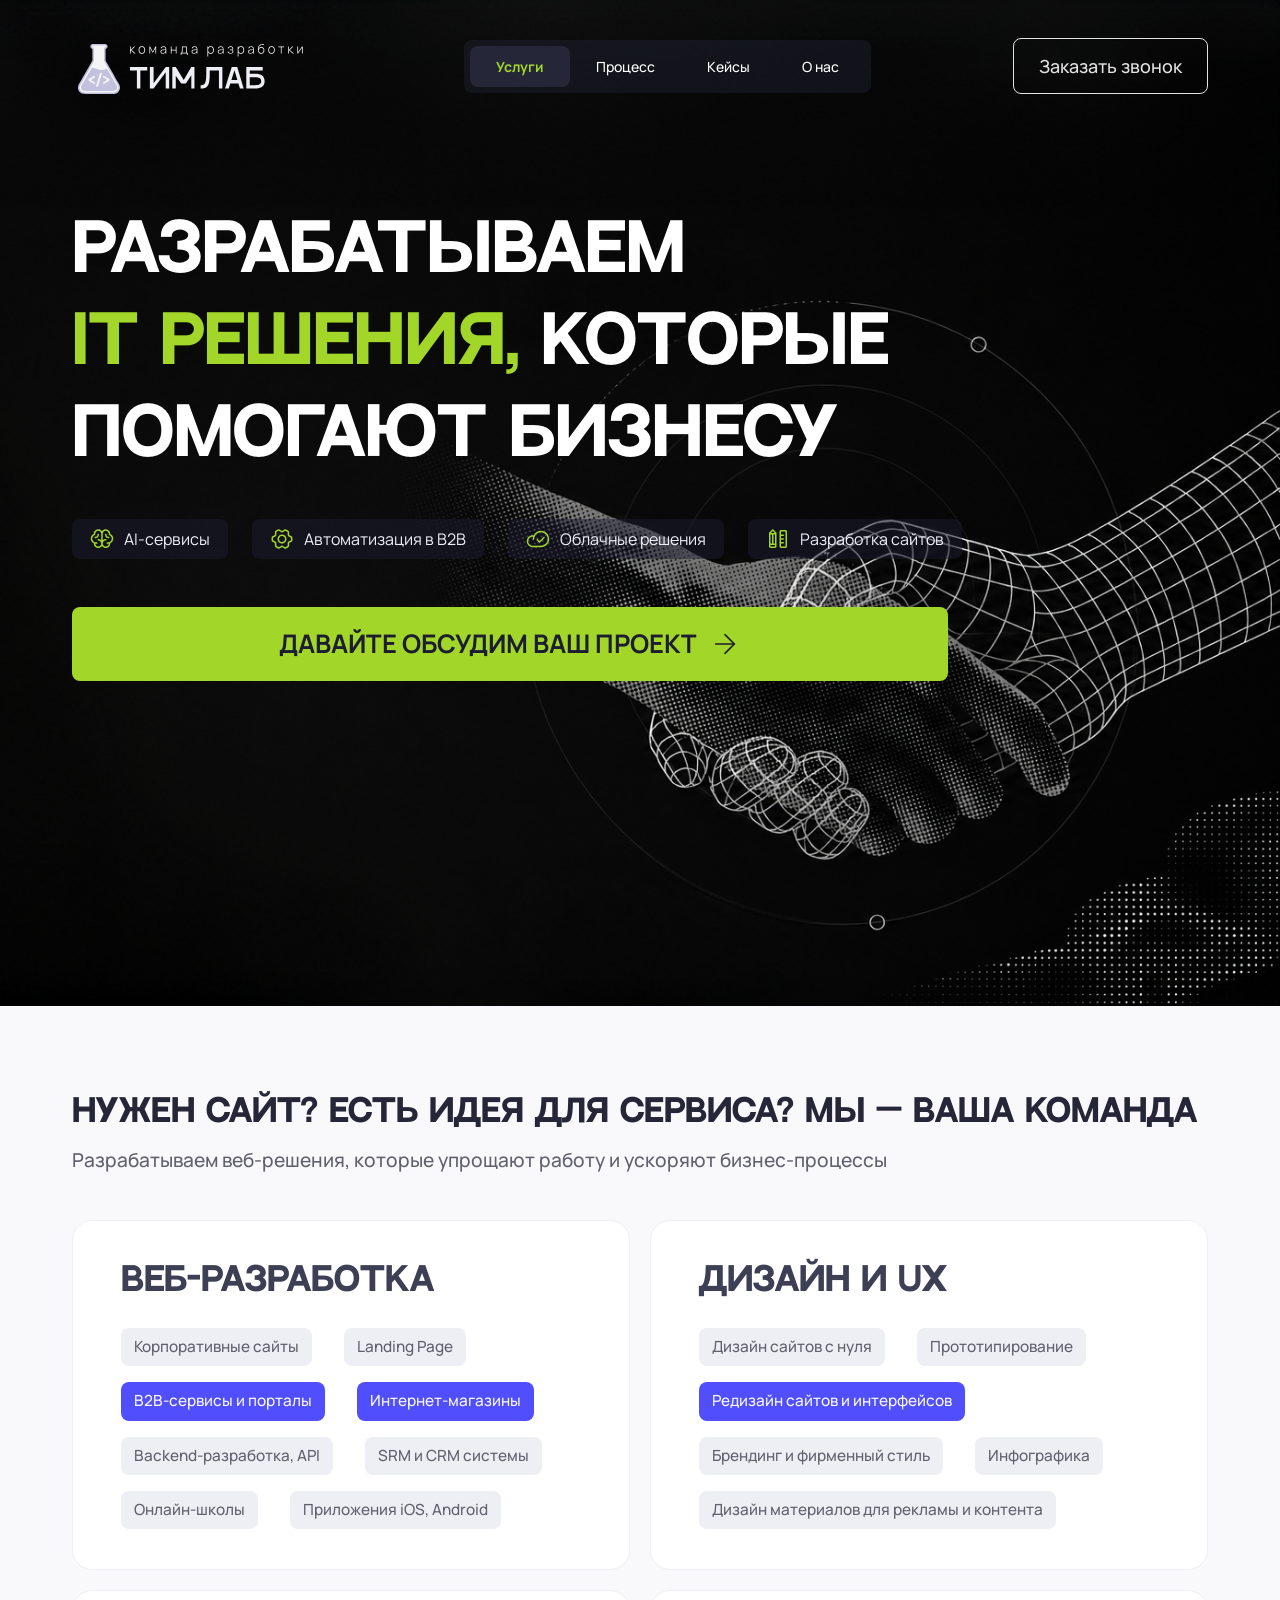
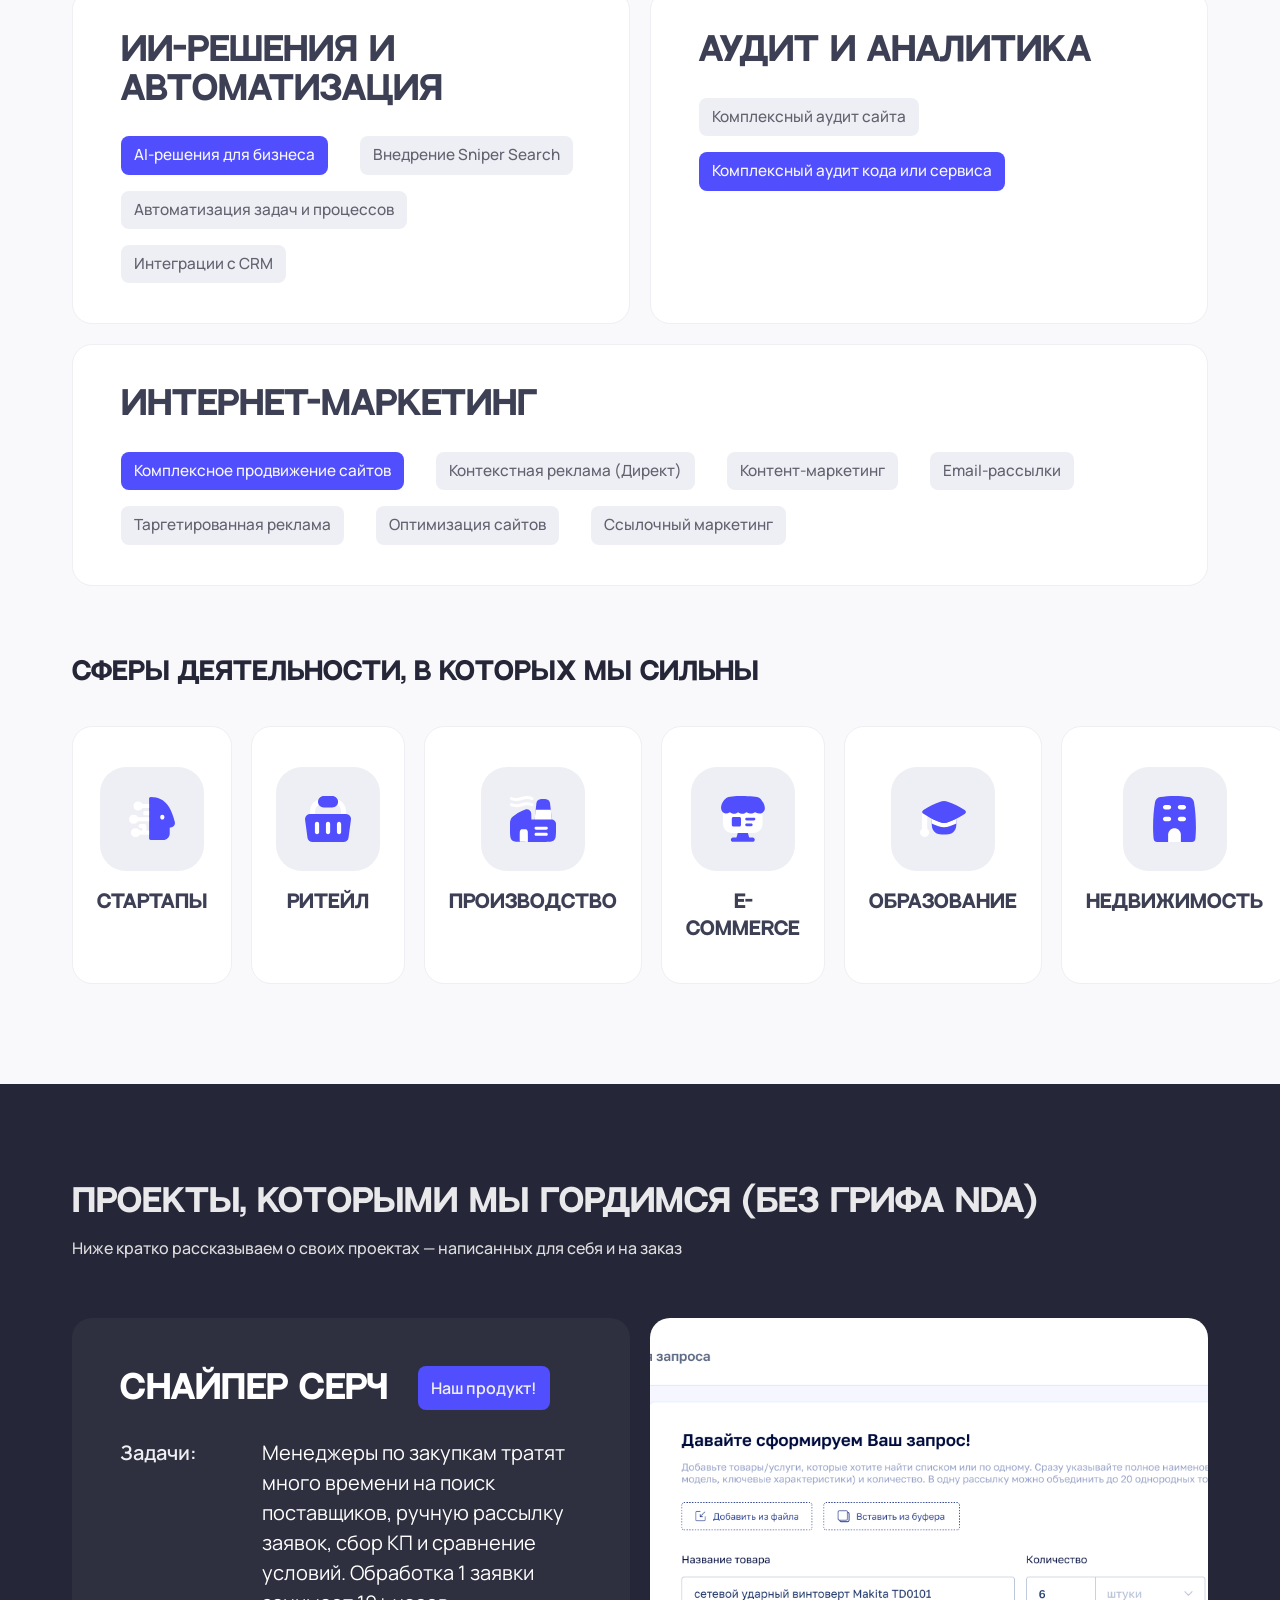
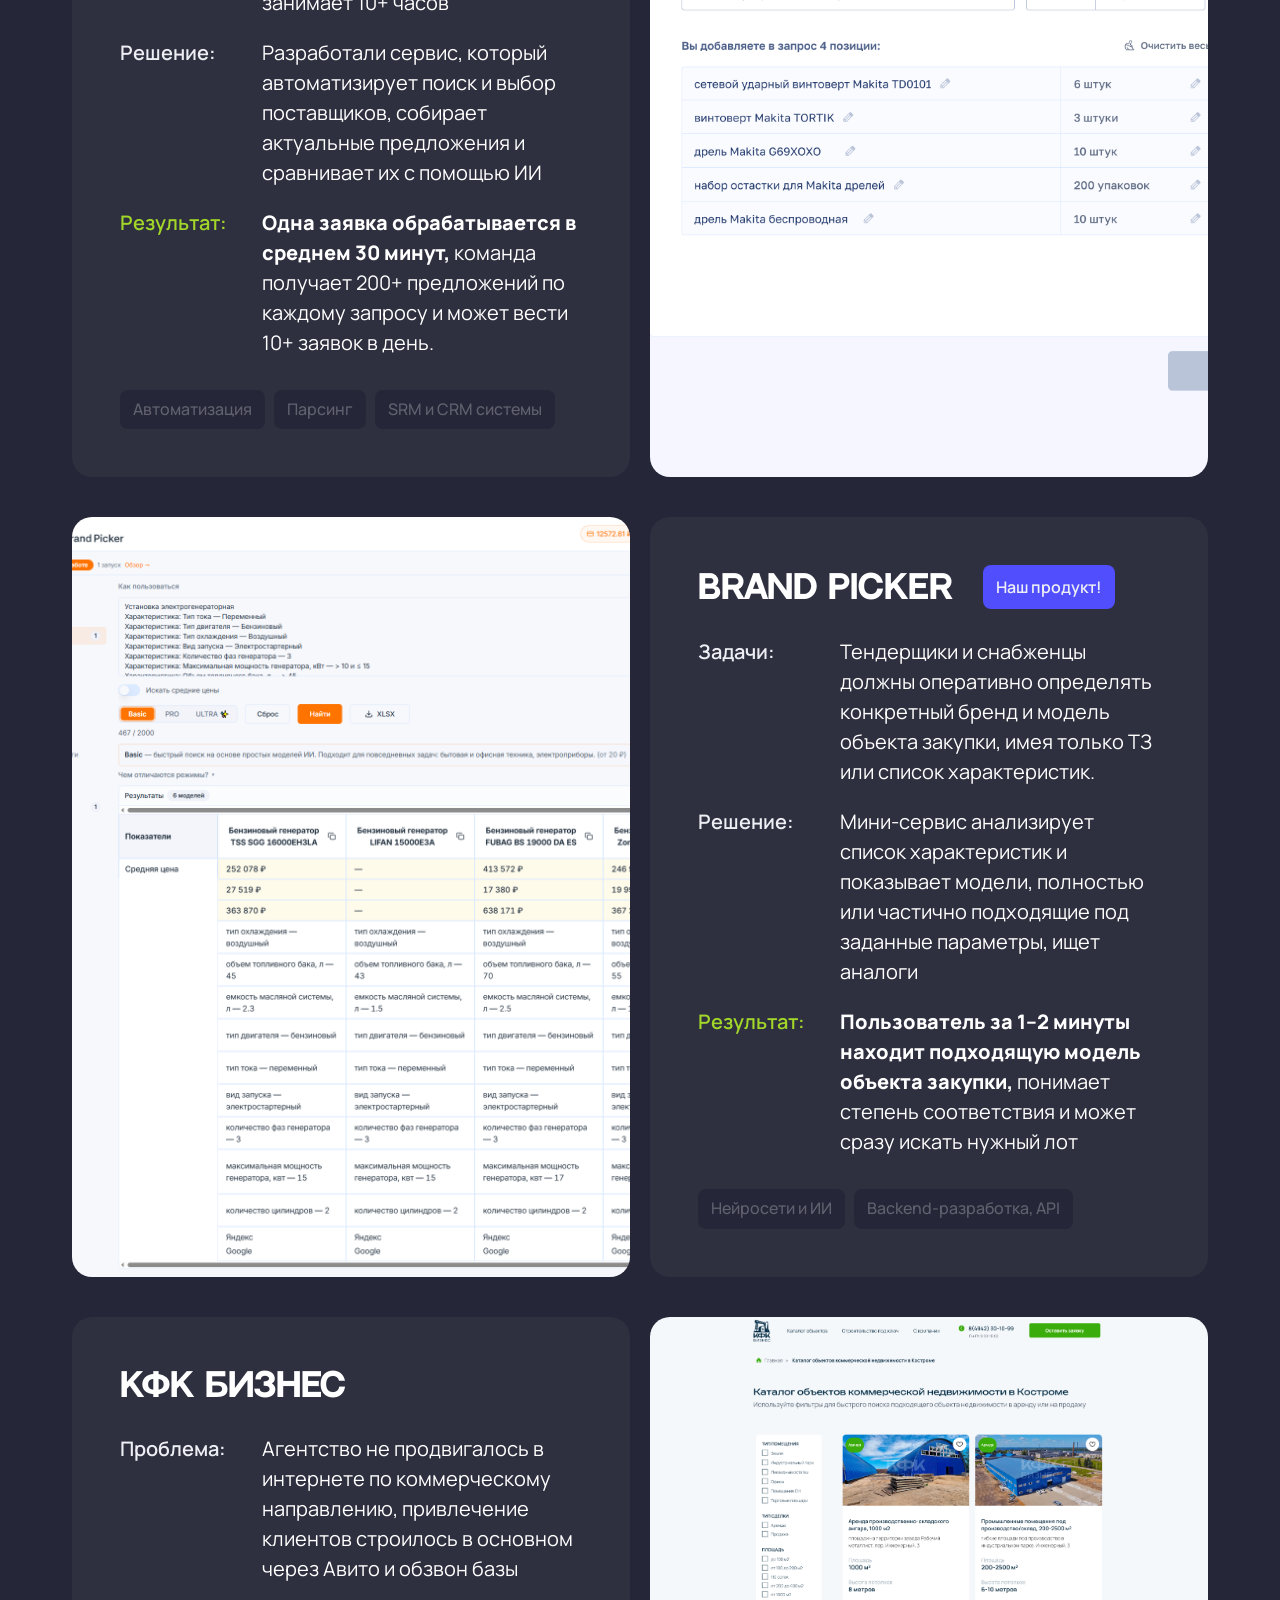
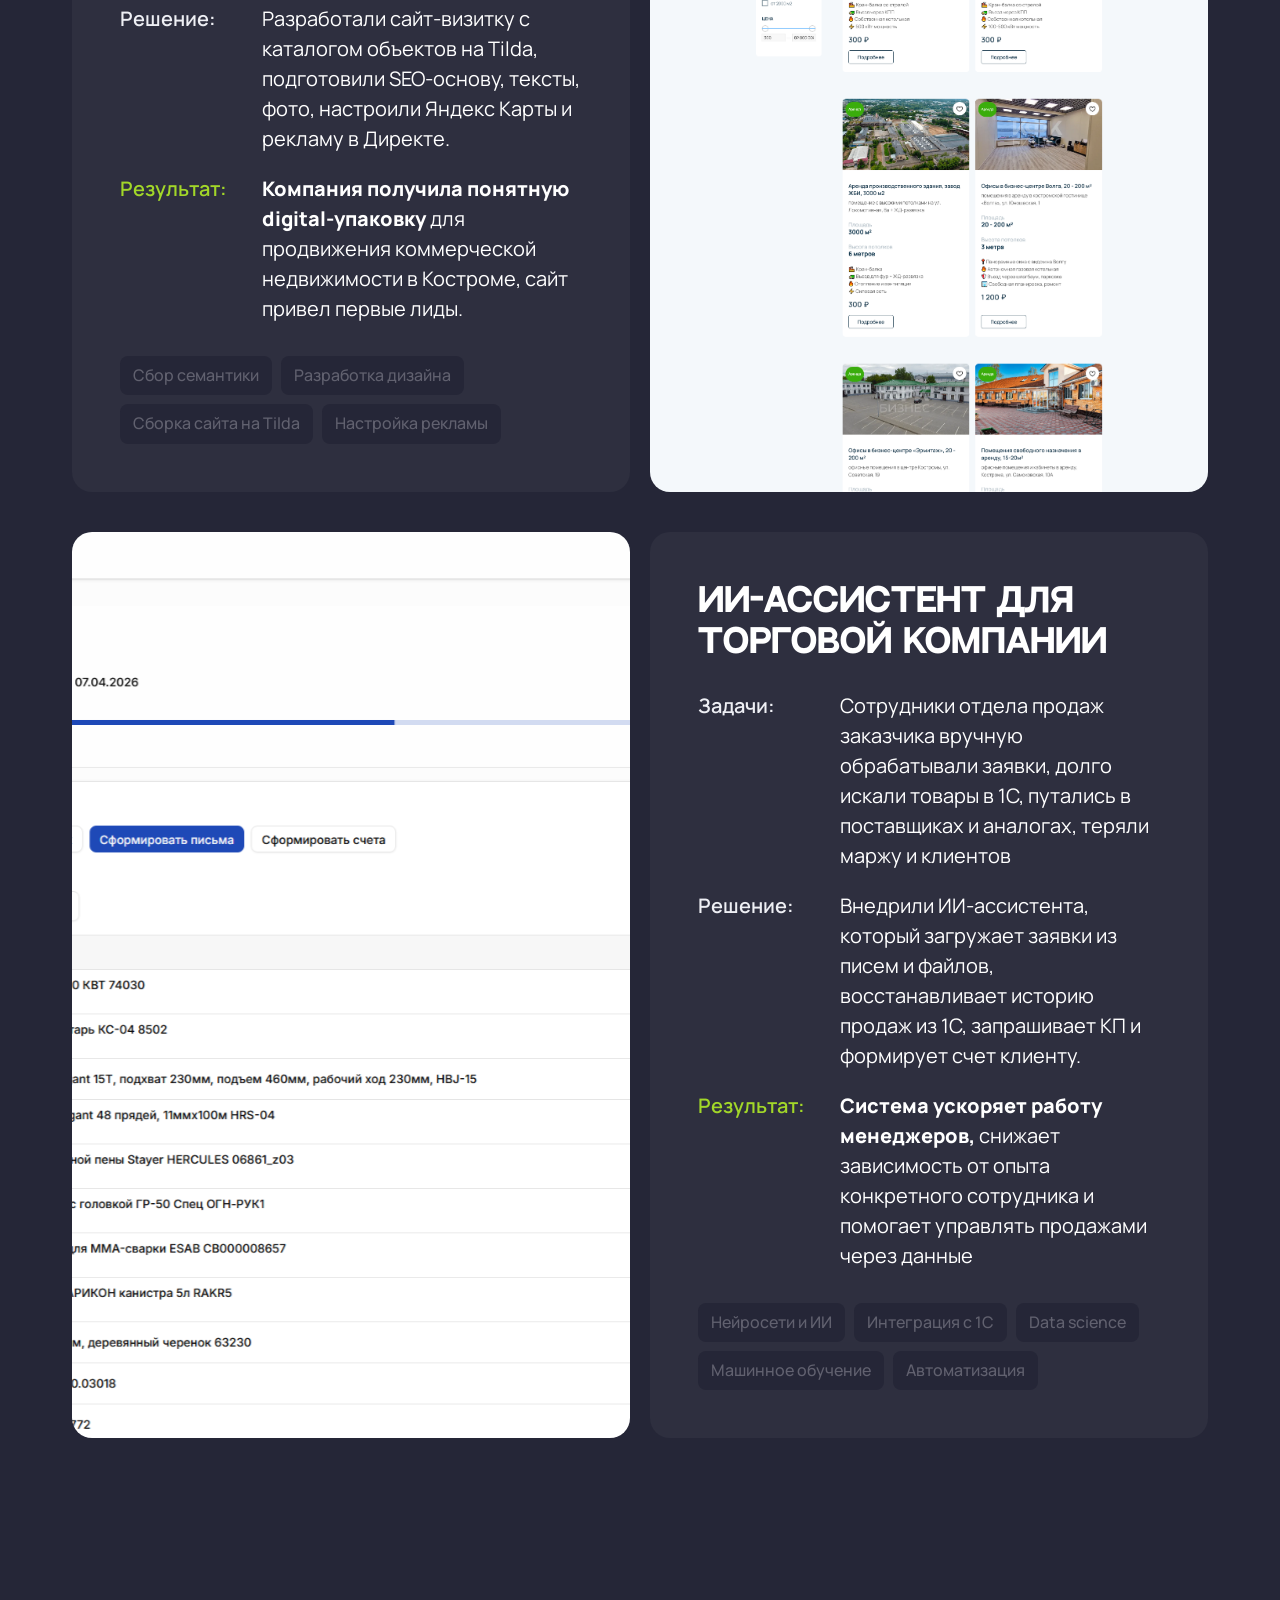
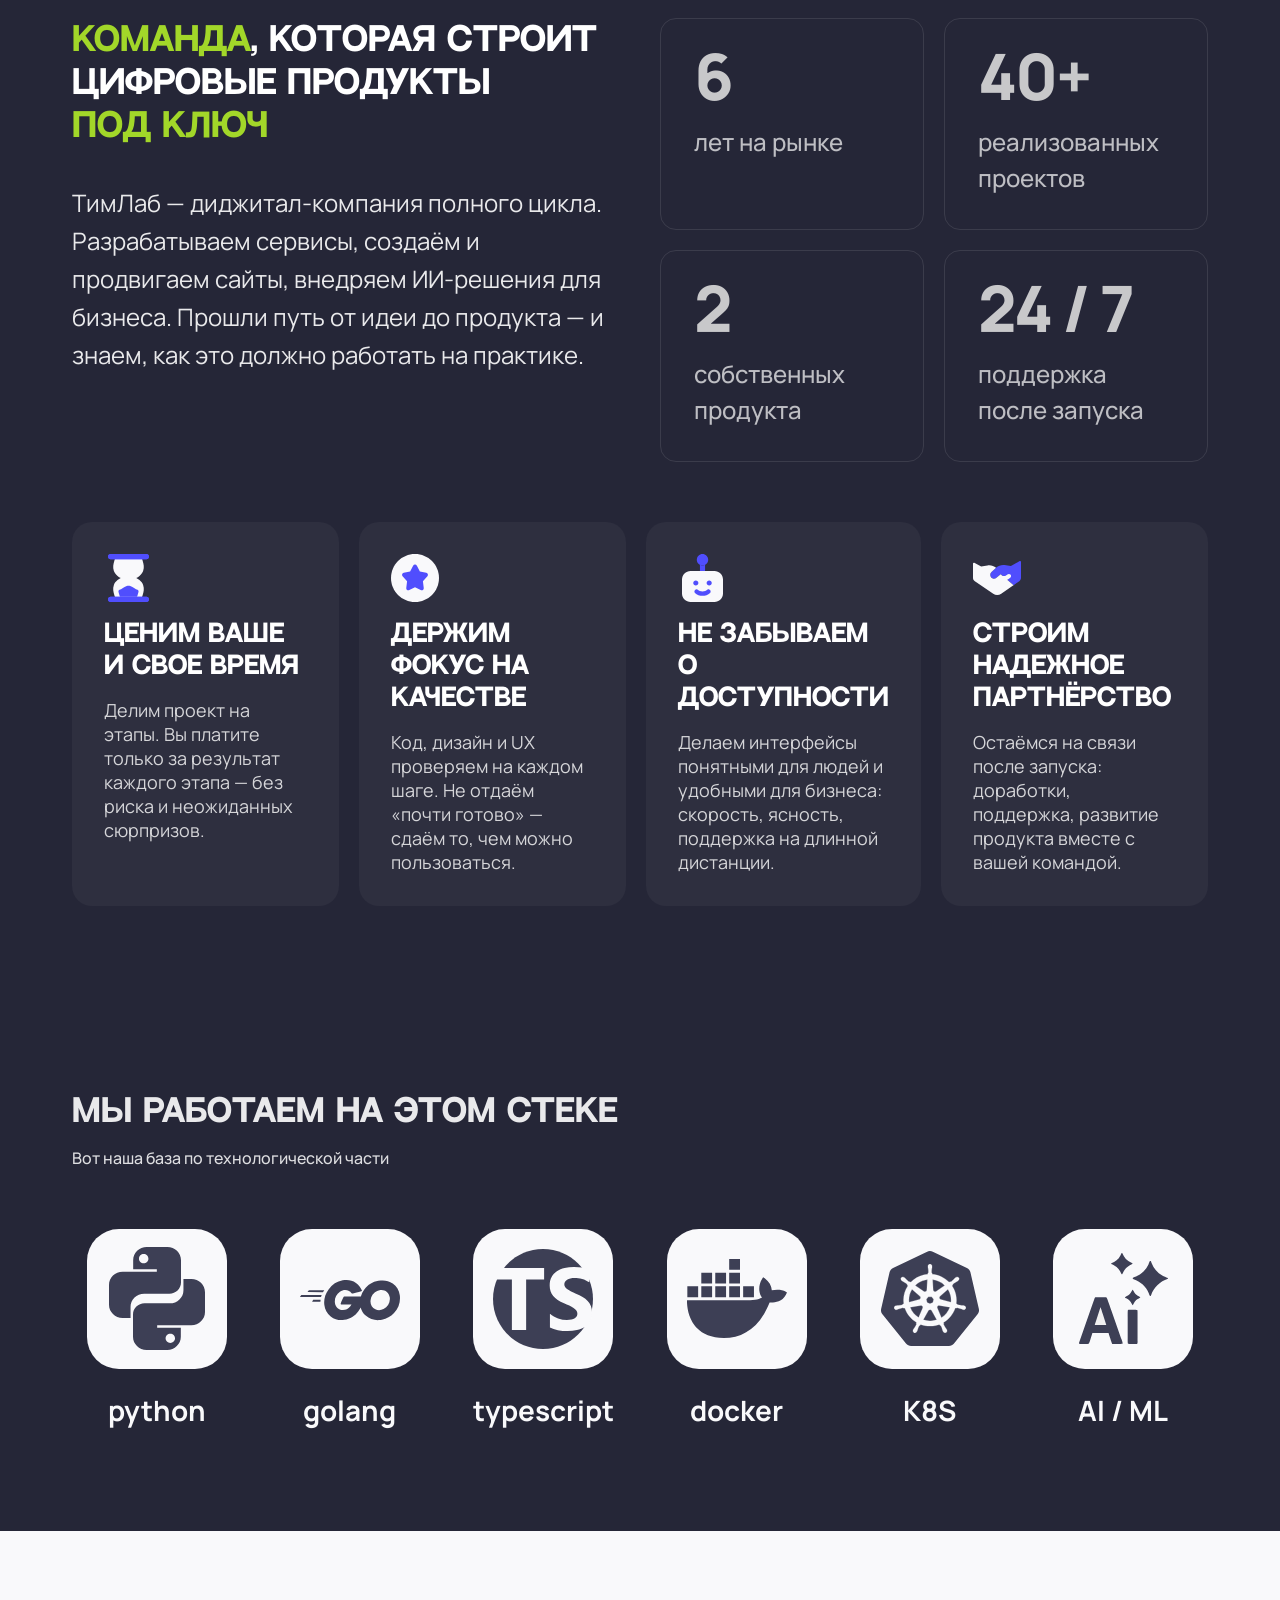
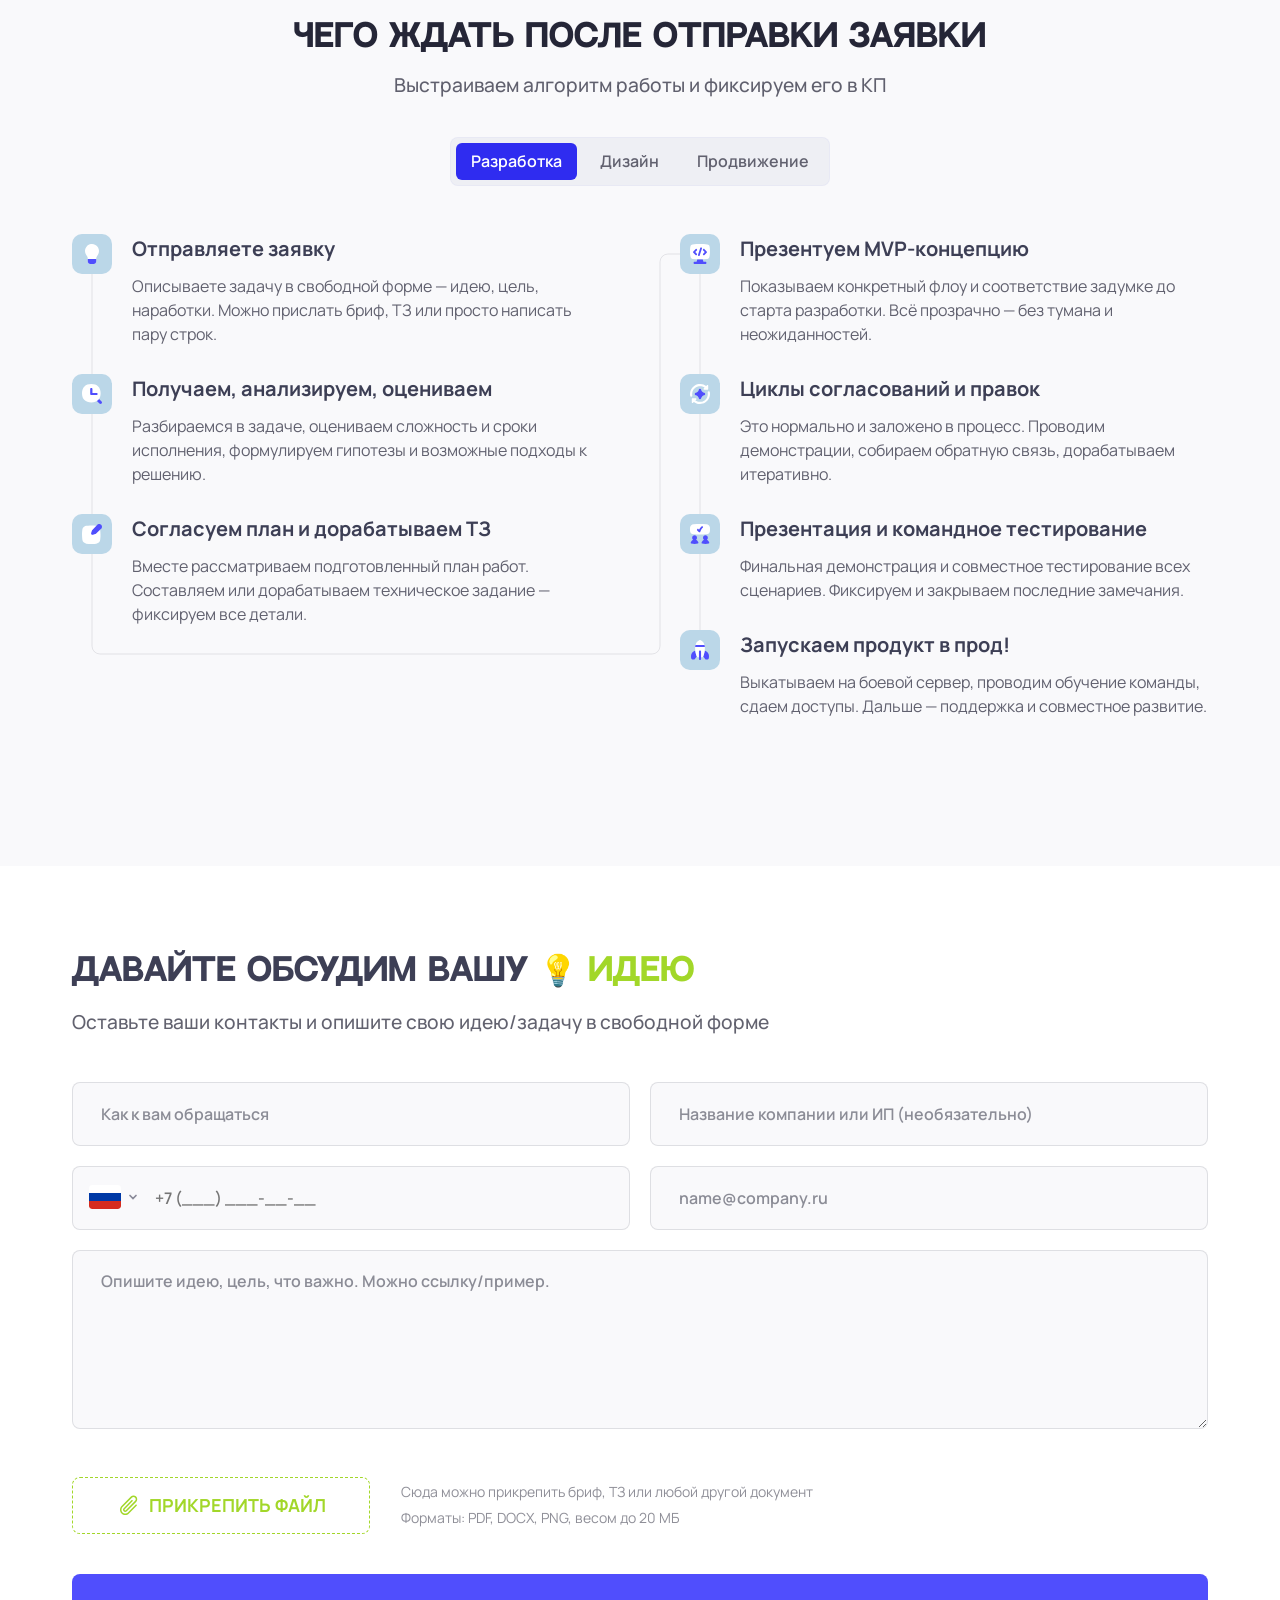
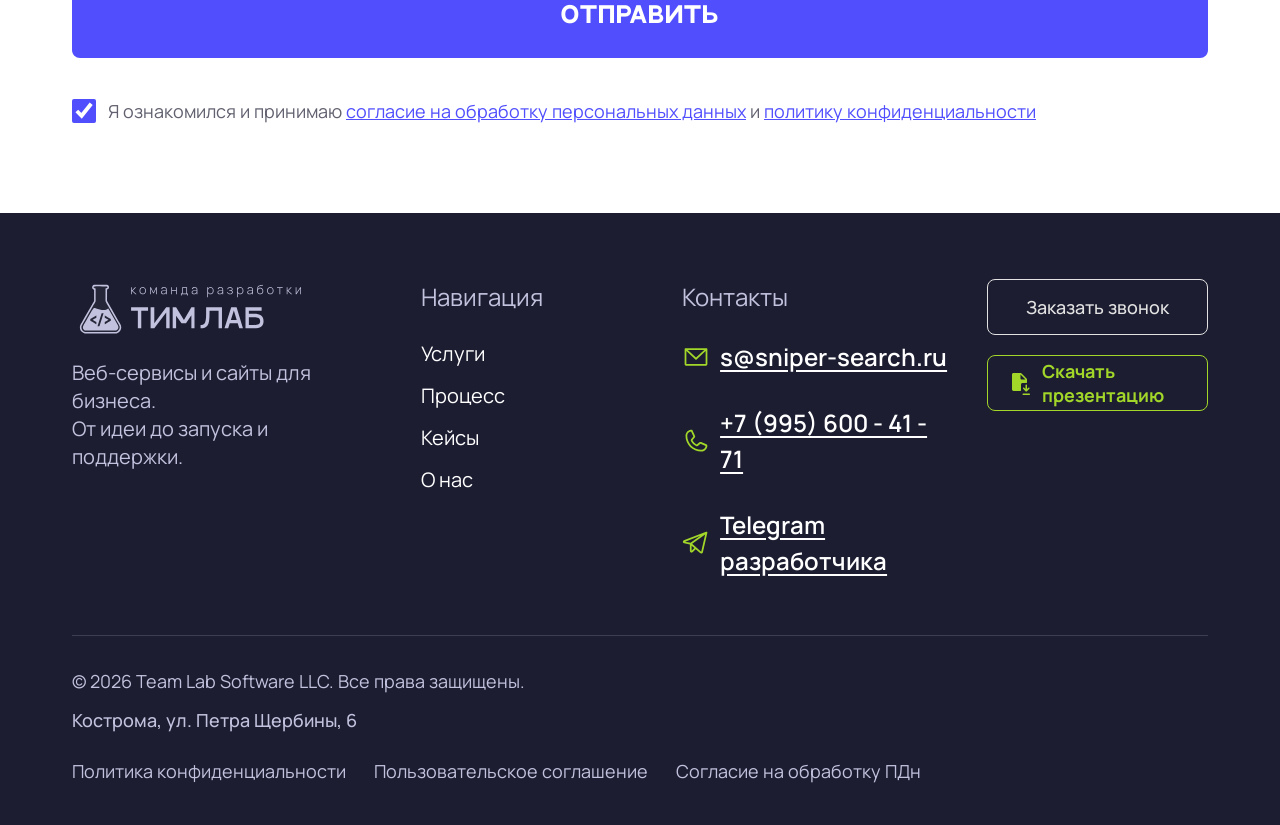
<file: index.html>
<!DOCTYPE html>
<html lang="ru">
  <head>
    <meta charset="UTF-8" />
    <meta name="viewport" content="width=device-width, initial-scale=1.0" />
    <title>ТимЛаб — команда разработки</title>
    <meta
      name="description"
      content="ТимЛаб — диджитал-компания полного цикла. Разрабатываем сервисы, сайты и ИИ-решения для бизнеса."
    />
    <link rel="preconnect" href="https://fonts.googleapis.com" />
    <link rel="preconnect" href="https://fonts.gstatic.com" crossorigin />
    <link
      href="https://fonts.googleapis.com/css2?family=Manrope:wght@400;500;600;700;800&display=swap"
      rel="stylesheet"
    />
    <link
      rel="preload"
      href="assets/fonts/NeutralFaceBold.woff"
      as="font"
      type="font/woff"
      crossorigin
    />
    <link
      rel="preload"
      href="assets/fonts/NeutralFace.woff"
      as="font"
      type="font/woff"
      crossorigin
    />
    <link rel="icon" href="favicon.ico" sizes="any" />
    <link rel="icon" href="assets/favicon.svg" type="image/svg+xml" />
    <link rel="apple-touch-icon" href="assets/apple-touch-icon.png" />
    <link rel="stylesheet" href="css/styles.css?v=20260725-nopdf" />
    <!-- Yandex.Metrika counter -->
    <script type="text/javascript">
      (function (m, e, t, r, i, k, a) {
        m[i] =
          m[i] ||
          function () {
            (m[i].a = m[i].a || []).push(arguments);
          };
        m[i].l = 1 * new Date();
        for (var j = 0; j < document.scripts.length; j++) {
          if (document.scripts[j].src === r) {
            return;
          }
        }
        (k = e.createElement(t)),
          (a = e.getElementsByTagName(t)[0]),
          (k.async = 1),
          (k.src = r),
          a.parentNode.insertBefore(k, a);
      })(window, document, "script", "https://mc.yandex.ru/metrika/tag.js?id=111011333", "ym");

      ym(111011333, "init", {
        ssr: true,
        webvisor: true,
        clickmap: true,
        ecommerce: "dataLayer",
        referrer: document.referrer,
        url: location.href,
        accurateTrackBounce: true,
        trackLinks: true,
      });
    </script>
    <noscript
      ><div>
        <img
          src="https://mc.yandex.ru/watch/111011333"
          style="position: absolute; left: -9999px"
          alt=""
        /></div
    ></noscript>
    <!-- /Yandex.Metrika counter -->
  </head>
  <body>
    <header class="hero" id="top">
      <img class="hero__bg" src="assets/hero-bg.png?v=3" alt="" width="2127" height="1092" decoding="async" />

      <div class="header">
        <a class="logo" href="#top" aria-label="ТимЛаб">
          <img src="assets/logo.svg" alt="ТимЛаб — команда разработки" />
        </a>

        <nav class="nav" id="nav" aria-label="Основная навигация">
          <a href="#services" class="is-active">Услуги</a>
          <a href="#process">Процесс</a>
          <a href="#cases">Кейсы</a>
          <a href="#about">О нас</a>
        </nav>

        <button class="btn btn--ghost" type="button" data-open-callback>Заказать звонок</button>
        <button
          class="burger"
          id="burger"
          type="button"
          aria-label="Меню"
          aria-expanded="false"
          aria-controls="nav"
        >
          <span></span><span></span><span></span>
        </button>
      </div>

      <div class="hero__content">
        <h1 class="hero__title">
          <span class="hero__title-line">Разрабатываем</span><br />
          <span class="accent">IT решения,</span> которые<br />
          помогают бизнесу
        </h1>

        <div class="hero__chips">
          <div class="chip">
            <img src="assets/icon-brain.svg" alt="" width="24" height="24" />
            <span>AI-сервисы</span>
          </div>
          <div class="chip">
            <img src="assets/icon-gear.svg" alt="" width="24" height="24" />
            <span>Автоматизация в B2B</span>
          </div>
          <div class="chip">
            <img src="assets/icon-cloud.svg" alt="" width="24" height="24" />
            <span>Облачные решения</span>
          </div>
          <div class="chip">
            <img src="assets/icon-pencil.svg" alt="" width="24" height="24" />
            <span>Разработка сайтов</span>
          </div>
        </div>

        <a class="btn btn--lime" href="#contact">
          ДАВАЙТЕ ОБСУДИМ ВАШ ПРОЕКТ
          <img src="assets/icon-arrow.svg" alt="" width="32" height="32" />
        </a>
      </div>
    </header>

    <main>
      <section class="services" id="services">
        <div class="container">
          <h2 class="section-title">
            Нужен сайт? Есть идея для сервиса? Мы — ваша команда
          </h2>
          <p class="section-lead">
            Разрабатываем веб-решения, которые упрощают работу и ускоряют
            бизнес-процессы
          </p>

          <div class="services__grid">
            <article class="service-card">
              <h3>веб-Разработка</h3>
              <div class="tags">
                <span class="tag">Корпоративные сайты</span>
                <span class="tag">Landing Page</span>
                <span class="tag tag--accent">B2B-сервисы и порталы</span>
                <span class="tag tag--accent">Интернет-магазины</span>
                <span class="tag">Backend-разработка, API</span>
                <span class="tag">SRM и CRM системы</span>
                <span class="tag">Онлайн-школы</span>
                <span class="tag">Приложения iOS, Android</span>
              </div>
            </article>

            <article class="service-card">
              <h3>Дизайн и UX</h3>
              <div class="tags">
                <span class="tag">Дизайн сайтов с нуля</span>
                <span class="tag">Прототипирование</span>
                <span class="tag tag--accent">Редизайн сайтов и интерфейсов</span>
                <span class="tag">Брендинг и фирменный стиль</span>
                <span class="tag">Инфографика</span>
                <span class="tag">Дизайн материалов для рекламы и контента</span>
              </div>
            </article>

            <article class="service-card">
              <h3>ИИ-решения и автоматизация</h3>
              <div class="tags">
                <span class="tag tag--accent">AI-решения для бизнеса</span>
                <span class="tag">Внедрение Sniper Search</span>
                <span class="tag">Автоматизация задач и процессов</span>
                <span class="tag">Интеграции с CRM</span>
              </div>
            </article>

            <article class="service-card">
              <h3>Аудит и аналитика</h3>
              <div class="tags">
                <span class="tag">Комплексный аудит сайта</span>
                <span class="tag tag--accent">Комплексный аудит кода или сервиса</span>
              </div>
            </article>

            <article class="service-card service-card--wide">
              <h3>Интернет-маркетинг</h3>
              <div class="tags">
                <span class="tag tag--accent">Комплексное продвижение сайтов</span>
                <span class="tag">Контекстная реклама (Директ)</span>
                <span class="tag">Контент-маркетинг</span>
                <span class="tag">Email-рассылки</span>
                <span class="tag">Таргетированная реклама</span>
                <span class="tag">Оптимизация сайтов</span>
                <span class="tag">Ссылочный маркетинг</span>
              </div>
            </article>
          </div>

          <div class="industries">
            <h2 class="section-title">Сферы деятельности, в которых мы сильны</h2>
            <div class="industries__carousel">
              <div
                class="industries__grid"
                id="industries-carousel"
                tabindex="0"
                aria-label="Сферы деятельности"
              >
                <article class="industry-card">
                  <div class="industry-card__icon">
                    <img src="assets/ind-startup.svg" alt="" />
                  </div>
                  <span>Стартапы</span>
                </article>
                <article class="industry-card">
                  <div class="industry-card__icon">
                    <img src="assets/ind-retail.svg" alt="" />
                  </div>
                  <span>Ритейл</span>
                </article>
                <article class="industry-card">
                  <div class="industry-card__icon">
                    <img src="assets/ind-factory.svg" alt="" />
                  </div>
                  <span>Производство</span>
                </article>
                <article class="industry-card">
                  <div class="industry-card__icon">
                    <img src="assets/ind-ecommerce.svg" alt="" />
                  </div>
                  <span>Е-commerce</span>
                </article>
                <article class="industry-card">
                  <div class="industry-card__icon">
                    <img src="assets/ind-edu.svg" alt="" />
                  </div>
                  <span>Образование</span>
                </article>
                <article class="industry-card">
                  <div class="industry-card__icon">
                    <img src="assets/ind-realty.svg" alt="" />
                  </div>
                  <span>Недвижимость</span>
                </article>
              </div>
              <div
                class="industries__hint"
                id="industries-hint"
                aria-hidden="true"
              >
                <svg
                  class="industries__hint-hand"
                  viewBox="0 0 48 48"
                  fill="none"
                  xmlns="http://www.w3.org/2000/svg"
                >
                  <path
                    d="M30.5 10.5c0-1.38-1.12-2.5-2.5-2.5s-2.5 1.12-2.5 2.5v11.2l-3.05-5.28a2.75 2.75 0 0 0-4.85 2.55l1.9 7.53-2.62-1.75a2.4 2.4 0 0 0-3.35.72 2.4 2.4 0 0 0 .55 3.25l7.9 5.95c.9.68 2 1.05 3.13 1.05H32.5a5 5 0 0 0 5-5V20.5c0-1.38-1.12-2.5-2.5-2.5s-2.5 1.12-2.5 2.5V10.5Z"
                    fill="#1C1D31"
                    fill-opacity="0.72"
                  />
                  <path
                    d="M8 22h6M6 27h6"
                    stroke="#2F2CF0"
                    stroke-width="2"
                    stroke-linecap="round"
                  />
                </svg>
              </div>
              <div
                class="industries__dots"
                id="industries-dots"
                role="tablist"
                aria-label="Слайды сфер деятельности"
              ></div>
            </div>
          </div>
        </div>
      </section>

      <section class="projects" id="cases">
        <div class="container">
          <h2 class="section-title section-title--light">
            проекты, которыми мы гордимся (без грифа NDA)
          </h2>
          <p class="section-lead section-lead--light">
            Ниже кратко рассказываем о своих проектах — написанных для себя и на
            заказ
          </p>

          <article class="project">
            <div class="project__card">
              <div class="project__head">
                <h3>Снайпер серч</h3>
                <span class="badge">Наш продукт!</span>
              </div>
              <dl class="project__rows">
                <div class="project__row">
                  <dt>Задачи:</dt>
                  <dd>
                    Менеджеры по закупкам тратят много времени на поиск
                    поставщиков, ручную рассылку заявок, сбор КП и сравнение
                    условий. Обработка 1 заявки занимает 10+ часов
                  </dd>
                </div>
                <div class="project__row">
                  <dt>Решение:</dt>
                  <dd>
                    Разработали сервис, который автоматизирует поиск и выбор
                    поставщиков, собирает актуальные предложения и сравнивает
                    их с помощью ИИ
                  </dd>
                </div>
                <div class="project__row">
                  <dt class="result">Результат:</dt>
                  <dd>
                    <strong>Одна заявка обрабатывается в среднем 30 минут,</strong>
                    команда получает 200+ предложений по каждому запросу и может
                    вести 10+ заявок в день.
                  </dd>
                </div>
              </dl>
              <div class="project__tags">
                <span class="tag">Автоматизация</span>
                <span class="tag">Парсинг</span>
                <span class="tag">SRM и CRM системы</span>
              </div>
            </div>
            <div class="project__media">
              <img src="assets/project-sniper.png" alt="Интерфейс Sniper Search" />
            </div>
          </article>

          <article class="project project--reverse">
            <div class="project__card">
              <div class="project__head">
                <h3>Brand picker</h3>
                <span class="badge">Наш продукт!</span>
              </div>
              <dl class="project__rows">
                <div class="project__row">
                  <dt>Задачи:</dt>
                  <dd>
                    Тендерщики и снабженцы должны оперативно определять
                    конкретный бренд и модель объекта закупки, имея только ТЗ
                    или список характеристик.
                  </dd>
                </div>
                <div class="project__row">
                  <dt>Решение:</dt>
                  <dd>
                    Мини-сервис анализирует список характеристик и показывает
                    модели, полностью или частично подходящие под заданные
                    параметры, ищет аналоги
                  </dd>
                </div>
                <div class="project__row">
                  <dt class="result">Результат:</dt>
                  <dd>
                    <strong
                      >Пользователь за 1–2 минуты находит подходящую модель
                      объекта закупки,</strong
                    >
                    понимает степень соответствия и может сразу искать нужный
                    лот
                  </dd>
                </div>
              </dl>
              <div class="project__tags">
                <span class="tag">Нейросети и ИИ</span>
                <span class="tag">Backend-разработка, API</span>
              </div>
            </div>
            <div class="project__media">
              <img src="assets/project-brand.png" alt="Интерфейс Brand Picker" />
            </div>
          </article>

          <article class="project">
            <div class="project__card">
              <div class="project__head">
                <h3>КФк бизнес</h3>
              </div>
              <dl class="project__rows">
                <div class="project__row">
                  <dt>Проблема:</dt>
                  <dd>
                    Агентство не продвигалось в интернете по коммерческому
                    направлению, привлечение клиентов строилось в основном через
                    Авито и обзвон базы
                  </dd>
                </div>
                <div class="project__row">
                  <dt>Решение:</dt>
                  <dd>
                    Разработали сайт-визитку с каталогом объектов на Tilda,
                    подготовили SEO-основу, тексты, фото, настроили Яндекс Карты
                    и рекламу в Директе.
                  </dd>
                </div>
                <div class="project__row">
                  <dt class="result">Результат:</dt>
                  <dd>
                    <strong>Компания получила понятную digital-упаковку</strong>
                    для продвижения коммерческой недвижимости в Костроме, сайт
                    привел первые лиды.
                  </dd>
                </div>
              </dl>
              <div class="project__tags">
                <span class="tag">Сбор семантики</span>
                <span class="tag">Разработка дизайна</span>
                <span class="tag">Сборка сайта на Tilda</span>
                <span class="tag">Настройка рекламы</span>
              </div>
            </div>
            <div class="project__media">
              <img src="assets/project-kfk.png" alt="Сайт КФк бизнес" />
            </div>
          </article>

          <article class="project project--reverse">
            <div class="project__card">
              <div class="project__head">
                <h3>ИИ-ассистент для торговой компании</h3>
              </div>
              <dl class="project__rows">
                <div class="project__row">
                  <dt>Задачи:</dt>
                  <dd>
                    Сотрудники отдела продаж заказчика вручную обрабатывали
                    заявки, долго искали товары в 1С, путались в поставщиках и
                    аналогах, теряли маржу и клиентов
                  </dd>
                </div>
                <div class="project__row">
                  <dt>Решение:</dt>
                  <dd>
                    Внедрили ИИ-ассистента, который загружает заявки из писем и
                    файлов, восстанавливает историю продаж из 1С, запрашивает КП
                    и формирует счет клиенту.
                  </dd>
                </div>
                <div class="project__row">
                  <dt class="result">Результат:</dt>
                  <dd>
                    <strong>Система ускоряет работу менеджеров,</strong>
                    снижает зависимость от опыта конкретного сотрудника и
                    помогает управлять продажами через данные
                  </dd>
                </div>
              </dl>
              <div class="project__tags">
                <span class="tag">Нейросети и ИИ</span>
                <span class="tag">Интеграция с 1С</span>
                <span class="tag">Data science</span>
                <span class="tag">Машинное обучение</span>
                <span class="tag">Автоматизация</span>
              </div>
            </div>
            <div class="project__media">
              <img
                src="assets/project-ai.svg"
                alt="Интерфейс ИИ-ассистента"
              />
            </div>
          </article>
        </div>
      </section>

      <section class="about" id="about">
        <div class="container">
          <div class="about__top">
            <div>
              <h2 class="about__title">
                <span class="accent">Команда</span>, которая строит цифровые
                продукты<br />
                <span class="accent">под ключ</span>
              </h2>
              <p class="about__text">
                ТимЛаб — диджитал-компания полного цикла. Разрабатываем сервисы,
                создаём и продвигаем сайты, внедряем ИИ-решения для бизнеса.
                Прошли путь от идеи до продукта — и знаем, как это должно
                работать на практике.
              </p>
            </div>
            <div class="stats">
              <div class="stat">
                <div class="stat__value">6</div>
                <div class="stat__label">лет на рынке</div>
              </div>
              <div class="stat">
                <div class="stat__value">40+</div>
                <div class="stat__label">реализованных проектов</div>
              </div>
              <div class="stat">
                <div class="stat__value">2</div>
                <div class="stat__label">собственных продукта</div>
              </div>
              <div class="stat">
                <div class="stat__value">24 / 7</div>
                <div class="stat__label">поддержка после запуска</div>
              </div>
            </div>
          </div>

          <div class="values">
            <article class="value-card">
              <img src="assets/about-hourglass.svg" alt="" width="48" height="48" />
              <h3>Ценим ваше и свое время</h3>
              <p>
                Делим проект на этапы. Вы платите только за результат каждого
                этапа — без риска и неожиданных сюрпризов.
              </p>
            </article>
            <article class="value-card">
              <img src="assets/about-star.svg" alt="" width="48" height="48" />
              <h3>держим фокус на качестве</h3>
              <p>
                Код, дизайн и UX проверяем на каждом шаге. Не отдаём «почти
                готово» — сдаём то, чем можно пользоваться.
              </p>
            </article>
            <article class="value-card">
              <img src="assets/about-cyborg.svg" alt="" width="48" height="48" />
              <h3>не забываем о доступности</h3>
              <p>
                Делаем интерфейсы понятными для людей и удобными для бизнеса:
                скорость, ясность, поддержка на длинной дистанции.
              </p>
            </article>
            <article class="value-card">
              <img
                src="assets/about-handshake.svg"
                alt=""
                width="48"
                height="48"
              />
              <h3>строим надежное партнёрство</h3>
              <p>
                Остаёмся на связи после запуска: доработки, поддержка, развитие
                продукта вместе с вашей командой.
              </p>
            </article>
          </div>
        </div>
      </section>

      <section class="stack" id="stack">
        <div class="container">
          <h2 class="section-title section-title--light">
            мы работаем на этом стеке
          </h2>
          <p class="section-lead section-lead--light">
            Вот наша база по технологической части
          </p>

          <div class="stack__list">
            <div class="stack-item">
              <div class="stack-item__icon stack-item__icon--python">
                <img class="stack-mark--tint" src="assets/stack-python-1.svg" alt="" />
                <img class="stack-mark--tint" src="assets/stack-python-2.svg" alt="" />
              </div>
              <span>python</span>
            </div>
            <div class="stack-item">
              <div class="stack-item__icon">
                <img class="stack-mark--tint" src="assets/stack-go.svg" alt="Golang" />
              </div>
              <span>golang</span>
            </div>
            <div class="stack-item">
              <div class="stack-item__icon stack-item__icon--ts">
                <img class="stack-mark--tint" src="assets/stack-ts.svg" alt="" aria-hidden="true" />
                <img class="stack-mark--light" src="assets/stack-ts-mark.svg" alt="TypeScript" />
              </div>
              <span>typescript</span>
            </div>
            <div class="stack-item">
              <div class="stack-item__icon">
                <img class="stack-mark--tint" src="assets/stack-docker.svg" alt="Docker" />
              </div>
              <span>docker</span>
            </div>
            <div class="stack-item">
              <div class="stack-item__icon stack-item__icon--k8s">
                <img class="stack-mark--tint" src="assets/stack-k8s-1.svg" alt="" />
                <img class="stack-mark--light" src="assets/stack-k8s-2.svg" alt="Kubernetes" />
              </div>
              <span>K8S</span>
            </div>
            <div class="stack-item">
              <div class="stack-item__icon stack-item__icon--ai">
                <img
                  class="stack-mark--default"
                  src="assets/stack-ai.svg"
                  alt="AI / ML"
                />
                <img
                  class="stack-mark--hover"
                  src="assets/stack-ai-hover.svg"
                  alt=""
                  aria-hidden="true"
                />
              </div>
              <span>AI / ML</span>
            </div>
          </div>
        </div>
      </section>

      <section class="process" id="process">
        <div class="container">
          <div class="process__head">
            <h2 class="section-title">чего ждать после отправки заявки</h2>
            <p class="section-lead" style="margin-bottom: 0; margin-inline: auto">
              Выстраиваем алгоритм работы и фиксируем его в КП
            </p>
            <div class="process-tabs-wrap">
              <div
                class="process-tabs"
                id="process-tabs"
                role="tablist"
                aria-label="Тип услуги"
              >
                <button
                  type="button"
                  class="process-tabs__btn is-active"
                  role="tab"
                  aria-selected="true"
                  data-process-tab="dev"
                >
                  Разработка
                </button>
                <button
                  type="button"
                  class="process-tabs__btn"
                  role="tab"
                  aria-selected="false"
                  data-process-tab="design"
                >
                  Дизайн
                </button>
                <button
                  type="button"
                  class="process-tabs__btn"
                  role="tab"
                  aria-selected="false"
                  data-process-tab="promo"
                >
                  Продвижение
                </button>
              </div>
            </div>
          </div>

          <div class="process__grid" id="process-grid"></div>
        </div>
      </section>

      <section class="contact" id="contact">
        <div class="container">
          <h2 class="contact__title">
            давайте обсудим вашу 💡 <span class="accent">идею</span>
          </h2>
          <p class="section-lead">
            Оставьте ваши контакты и опишите свою идею/задачу в свободной форме
          </p>

          <form
            class="form"
            id="contact-form"
            action="send.php"
            method="post"
            enctype="multipart/form-data"
          >
            <div>
              <div class="form__row" style="margin-bottom: 20px">
                <label class="visually-hidden" for="name">Как к вам обращаться</label>
                <input
                  class="field"
                  id="name"
                  name="name"
                  type="text"
                  placeholder="Как к вам обращаться"
                  autocomplete="name"
                  required
                />
                <label class="visually-hidden" for="company"
                  >Название компании или ИП</label
                >
                <input
                  class="field"
                  id="company"
                  name="company"
                  type="text"
                  placeholder="Название компании или ИП (необязательно)"
                  autocomplete="organization"
                />
              </div>
              <div class="form__row" style="margin-bottom: 20px">
                <label class="visually-hidden" for="phone">Телефон</label>
                <div class="field field--phone" id="contact-phone" data-phone-root>
                  <div class="phone-country">
                    <button
                      type="button"
                      class="phone-country__toggle"
                      data-country-toggle
                      aria-label="Выбрать страну"
                      aria-haspopup="listbox"
                    >
                      <img data-phone-flag src="assets/flag-ru.svg" alt="Россия" width="32" height="24" />
                      <img class="phone-country__chevron" src="assets/icon-chevron.svg" alt="" width="12" height="12" />
                    </button>
                    <div
                      class="phone-country__menu"
                      id="contact-country-menu"
                      role="listbox"
                      hidden
                    ></div>
                  </div>
                  <input
                    id="phone"
                    name="phone"
                    type="tel"
                    placeholder="+7 (___) ___-__-__"
                    autocomplete="tel"
                    inputmode="tel"
                    required
                  />
                </div>
                <label class="visually-hidden" for="email">Email</label>
                <input
                  class="field"
                  id="email"
                  name="email"
                  type="email"
                  placeholder="name@company.ru"
                  autocomplete="email"
                  required
                />
              </div>
              <label class="visually-hidden" for="message">Описание идеи</label>
              <textarea
                class="field field--area"
                id="message"
                name="message"
                placeholder="Опишите идею, цель, что важно. Можно ссылку/пример."
                required
              ></textarea>
            </div>

            <div class="form__attach" id="attach-root" data-state="idle"></div>

            <button class="btn btn--purple" type="submit">Отправить</button>
            <p class="form__status" id="form-status" role="status" aria-live="polite"></p>

            <label class="form__consent">
              <input type="checkbox" name="privacy" value="1" required checked />
              <span
                >Я ознакомился и принимаю
                <a href="personal-data.html">согласие на обработку персональных данных</a>
                и
                <a href="privacy.html">политику конфиденциальности</a></span
              >
            </label>
          </form>
        </div>
      </section>
    </main>

    <footer class="footer">
      <div class="container">
        <div class="footer__grid">
          <div class="footer__brand">
            <a class="logo" href="#top" aria-label="ТимЛаб">
              <img src="assets/logo-footer.svg" alt="ТимЛаб" />
            </a>
            <p>
              Веб-сервисы и сайты для бизнеса.<br />
              От идеи до запуска и поддержки.
            </p>
          </div>

          <div>
            <h4>Навигация</h4>
            <nav class="footer__nav" aria-label="Навигация в подвале">
              <a href="#services">Услуги</a>
              <a href="#process">Процесс</a>
              <a href="#cases">Кейсы</a>
              <a href="#about">О нас</a>
            </nav>
          </div>

          <div>
            <h4>Контакты</h4>
            <div class="footer__contacts">
              <a href="mailto:s@sniper-search.ru">
                <img src="assets/icon-mail.svg" alt="" width="28" height="28" />
                s@sniper-search.ru
              </a>
              <a href="tel:+79956004171">
                <img src="assets/icon-phone.svg" alt="" width="28" height="28" />
                +7 (995) 600 - 41 - 71
              </a>
              <a
                href="https://t.me/SniperSearchSupport"
                target="_blank"
                rel="noopener noreferrer"
              >
                <img src="assets/icon-tg.svg" alt="" width="28" height="28" />
                Telegram разработчика
              </a>
            </div>
          </div>

          <div class="footer__actions">
            <button class="btn btn--ghost" type="button" data-open-callback>Заказать звонок</button>
            <a class="btn btn--lime-outline" href="presentation.html">
              <img src="assets/icon-file.svg" alt="" width="24" height="24" />
              Скачать презентацию
            </a>
          </div>
        </div>

        <div class="footer__bottom">
          <div class="footer__legal">
            <p>© 2026 Team Lab Software LLC. Все права защищены.</p>
            <p class="footer__address">Кострома, ул. Петра Щербины, 6</p>
          </div>
          <div class="footer__legal-links">
            <a href="privacy.html">Политика конфиденциальности</a>
            <a href="user-agreement.html">Пользовательское соглашение</a>
            <a href="personal-data.html">Согласие на обработку ПДн</a>
          </div>
        </div>
      </div>
    </footer>

    <div
      class="modal"
      id="callback-modal"
      role="dialog"
      aria-modal="true"
      aria-labelledby="callback-title"
      hidden
    >
      <div class="modal__card">
        <form class="modal__form" id="callback-form" action="send.php" method="post">
          <input type="hidden" name="form_type" value="callback" />
          <input type="hidden" name="privacy" value="1" />
          <div class="modal__header">
            <div>
              <h2 class="modal__title" id="callback-title">Заказать обратный звонок</h2>
              <p class="modal__subtitle">Оставьте свои данные, и мы перезвоним вам</p>
            </div>
            <button type="button" class="modal__close" data-close-callback aria-label="Закрыть">
              <img src="assets/icon-modal-close.svg" alt="" width="24" height="24" />
            </button>
          </div>

          <div class="modal-field" id="callback-field-name">
            <label class="modal-field__label" for="callback-name">Ваше имя</label>
            <input
              class="modal-field__input"
              id="callback-name"
              name="name"
              type="text"
              placeholder="Введите имя"
              autocomplete="name"
            />
            <p class="modal-field__error" aria-live="polite"></p>
          </div>

          <div class="modal-field" id="callback-field-phone">
            <label class="modal-field__label" for="callback-phone-input">Номер телефона</label>
            <div class="modal-field__phone" id="callback-phone" data-phone-root>
              <div class="phone-country">
                <button
                  type="button"
                  class="phone-country__toggle"
                  data-country-toggle
                  aria-label="Выбрать страну"
                  aria-haspopup="listbox"
                >
                  <img data-phone-flag src="assets/flag-ru.svg" alt="Россия" width="24" height="18" />
                  <img class="phone-country__chevron" src="assets/icon-chevron.svg" alt="" width="12" height="12" />
                </button>
                <div
                  class="phone-country__menu phone-country__menu--up"
                  id="callback-country-menu"
                  role="listbox"
                  hidden
                ></div>
              </div>
              <input
                class="modal-field__input modal-field__input--bare"
                id="callback-phone-input"
                name="phone"
                type="tel"
                placeholder="+7 (___) ___-__-__"
                autocomplete="tel"
                inputmode="tel"
              />
            </div>
            <p class="modal-field__error" aria-live="polite"></p>
          </div>

          <div class="modal-field" id="callback-field-time">
            <span class="modal-field__label" id="callback-time-label">Удобное время для звонка</span>
            <div class="modal-select">
              <button
                type="button"
                class="modal-field__input modal-select__trigger"
                id="callback-time-trigger"
                aria-haspopup="listbox"
                aria-expanded="false"
                aria-labelledby="callback-time-label"
              >
                <span id="callback-time-value">Выберите время</span>
                <img src="assets/icon-chevron.svg" alt="" width="14" height="14" />
              </button>
              <div class="modal-select__menu" id="callback-time-menu" role="listbox" hidden></div>
              <input type="hidden" name="call_time" id="callback-time" value="" />
            </div>
            <p class="modal-field__error" aria-live="polite"></p>
          </div>

          <button class="btn btn--modal-lime" type="submit">Отправить заявку</button>
          <p class="modal__legal">
            Нажимая кнопку, вы соглашаетесь с
            <a href="privacy.html">политикой конфиденциальности</a>
            и
            <a href="user-agreement.html">пользовательским соглашением</a>
          </p>
        </form>

        <div class="modal__success" id="callback-success" hidden>
          <div class="modal__success-top">
            <button type="button" class="modal__close" data-close-callback aria-label="Закрыть">
              <img src="assets/icon-modal-close.svg" alt="" width="24" height="24" />
            </button>
          </div>
          <div class="modal__success-body">
            <div class="modal__success-badge">
              <img src="assets/icon-check.svg" alt="" width="28" height="28" />
            </div>
            <h2 class="modal__success-title">Заявка отправлена!</h2>
            <p class="modal__success-text">
              Мы перезвоним вам в выбранное время. Спасибо за обращение!
            </p>
          </div>
          <button class="btn btn--modal-outline" type="button" id="callback-success-close">
            Закрыть
          </button>
        </div>
      </div>
    </div>

    <button
      class="scroll-top"
      type="button"
      id="scroll-top"
      aria-label="Наверх"
      aria-hidden="true"
      tabindex="-1"
    >
      <svg width="20" height="20" viewBox="0 0 20 20" fill="none" aria-hidden="true">
        <path
          d="M10 4.5L10 15.5M10 4.5L5.5 9M10 4.5L14.5 9"
          stroke="currentColor"
          stroke-width="1.8"
          stroke-linecap="round"
          stroke-linejoin="round"
        />
      </svg>
    </button>

    <script src="js/main.js?v=20260725-dash"></script>
  </body>
</html>
</file>
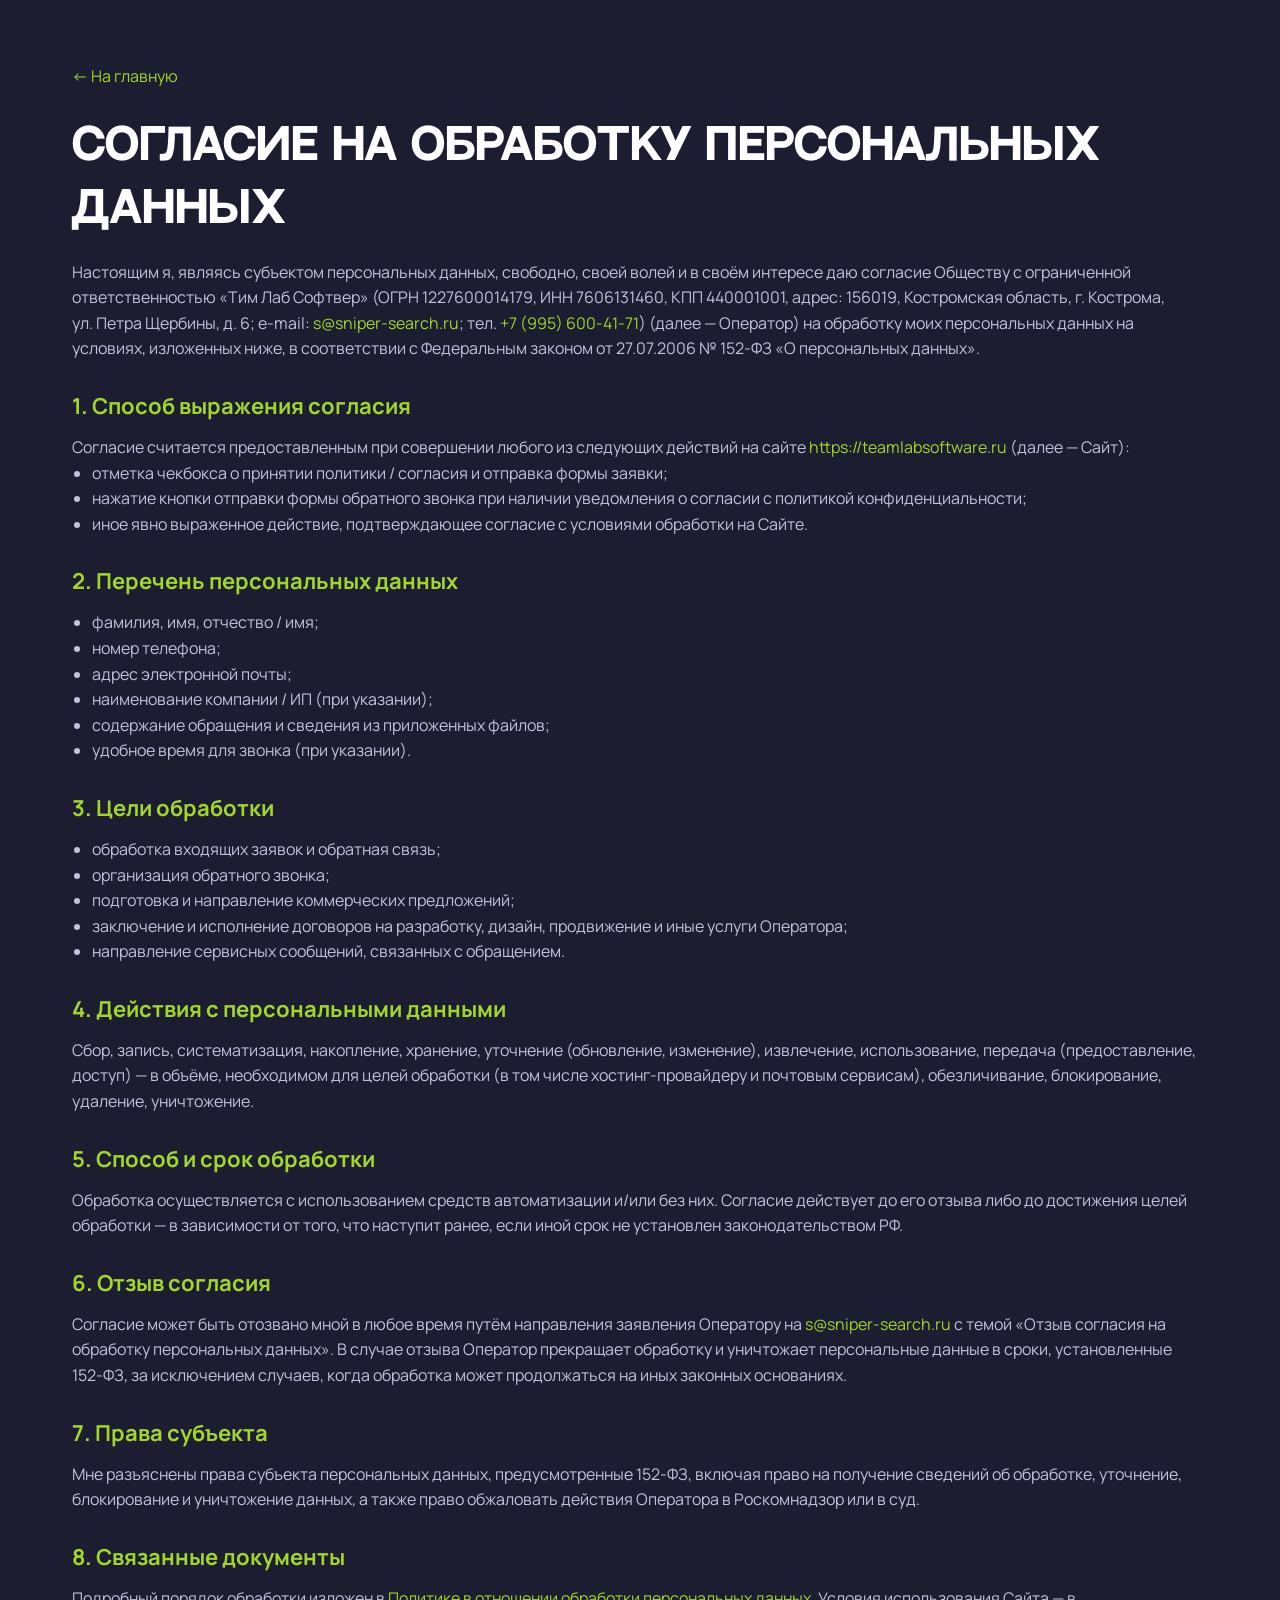
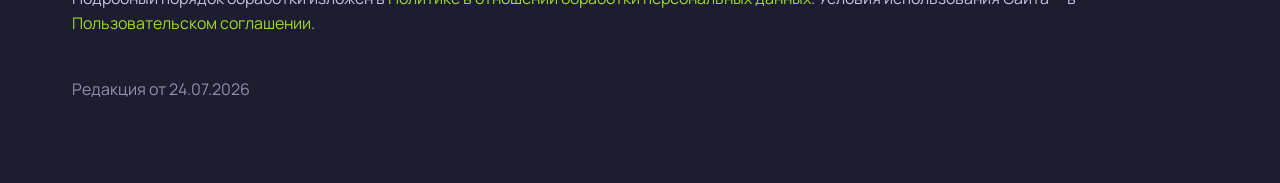
<file: personal-data.html>
<!DOCTYPE html>
<html lang="ru">
  <head>
    <meta charset="UTF-8" />
    <meta name="viewport" content="width=device-width, initial-scale=1.0" />
    <title>Согласие на обработку персональных данных — ТимЛаб</title>
    <meta
      name="description"
      content="Согласие на обработку персональных данных ООО «Тим Лаб Софтвер» для пользователей сайта teamlabsoftware.ru"
    />
    <link rel="preconnect" href="https://fonts.googleapis.com" />
    <link rel="preconnect" href="https://fonts.gstatic.com" crossorigin />
    <link
      href="https://fonts.googleapis.com/css2?family=Manrope:wght@400;500;600;700;800&display=swap"
      rel="stylesheet"
    />
    <link rel="icon" href="favicon.ico" sizes="any" />
    <link rel="icon" href="assets/favicon.svg" type="image/svg+xml" />
    <link rel="apple-touch-icon" href="assets/apple-touch-icon.png" />
    <link rel="stylesheet" href="css/styles.css" />
    <!-- Yandex.Metrika counter -->
    <script type="text/javascript">
      (function (m, e, t, r, i, k, a) {
        m[i] =
          m[i] ||
          function () {
            (m[i].a = m[i].a || []).push(arguments);
          };
        m[i].l = 1 * new Date();
        for (var j = 0; j < document.scripts.length; j++) {
          if (document.scripts[j].src === r) {
            return;
          }
        }
        (k = e.createElement(t)),
          (a = e.getElementsByTagName(t)[0]),
          (k.async = 1),
          (k.src = r),
          a.parentNode.insertBefore(k, a);
      })(window, document, "script", "https://mc.yandex.ru/metrika/tag.js?id=111011333", "ym");

      ym(111011333, "init", {
        ssr: true,
        webvisor: true,
        clickmap: true,
        ecommerce: "dataLayer",
        referrer: document.referrer,
        url: location.href,
        accurateTrackBounce: true,
        trackLinks: true,
      });
    </script>
    <noscript
      ><div>
        <img
          src="https://mc.yandex.ru/watch/111011333"
          style="position: absolute; left: -9999px"
          alt=""
        /></div
    ></noscript>
    <!-- /Yandex.Metrika counter -->
  </head>
  <body>
    <main class="legal">
      <div class="container">
        <p><a href="index.html">← На главную</a></p>
        <h1>Согласие на обработку персональных данных</h1>
        <p class="legal__lead">
          Настоящим я, являясь субъектом персональных данных, свободно, своей
          волей и в своём интересе даю согласие Обществу с ограниченной
          ответственностью «Тим Лаб Софтвер» (ОГРН 1227600014179, ИНН 7606131460,
          КПП 440001001, адрес: 156019, Костромская область, г.&nbsp;Кострома,
          ул.&nbsp;Петра Щербины, д.&nbsp;6; e-mail:
          <a href="mailto:s@sniper-search.ru">s@sniper-search.ru</a>; тел.
          <a href="tel:+79956004171">+7 (995) 600‑41‑71</a>)
          (далее — Оператор) на обработку моих персональных данных на условиях,
          изложенных ниже, в соответствии с Федеральным законом от 27.07.2006
          №&nbsp;152‑ФЗ «О персональных данных».
        </p>

        <h2>1. Способ выражения согласия</h2>
        <p>
          Согласие считается предоставленным при совершении любого из следующих
          действий на сайте
          <a href="https://teamlabsoftware.ru">https://teamlabsoftware.ru</a>
          (далее — Сайт):
        </p>
        <ul>
          <li>
            отметка чекбокса о принятии политики / согласия и отправка формы
            заявки;
          </li>
          <li>
            нажатие кнопки отправки формы обратного звонка при наличии
            уведомления о согласии с политикой конфиденциальности;
          </li>
          <li>
            иное явно выраженное действие, подтверждающее согласие с условиями
            обработки на Сайте.
          </li>
        </ul>

        <h2>2. Перечень персональных данных</h2>
        <ul>
          <li>фамилия, имя, отчество / имя;</li>
          <li>номер телефона;</li>
          <li>адрес электронной почты;</li>
          <li>наименование компании / ИП (при указании);</li>
          <li>содержание обращения и сведения из приложенных файлов;</li>
          <li>удобное время для звонка (при указании).</li>
        </ul>

        <h2>3. Цели обработки</h2>
        <ul>
          <li>обработка входящих заявок и обратная связь;</li>
          <li>организация обратного звонка;</li>
          <li>подготовка и направление коммерческих предложений;</li>
          <li>
            заключение и исполнение договоров на разработку, дизайн,
            продвижение и иные услуги Оператора;
          </li>
          <li>
            направление сервисных сообщений, связанных с обращением.
          </li>
        </ul>

        <h2>4. Действия с персональными данными</h2>
        <p>
          Сбор, запись, систематизация, накопление, хранение, уточнение
          (обновление, изменение), извлечение, использование, передача
          (предоставление, доступ) — в объёме, необходимом для целей обработки
          (в том числе хостинг‑провайдеру и почтовым сервисам), обезличивание,
          блокирование, удаление, уничтожение.
        </p>

        <h2>5. Способ и срок обработки</h2>
        <p>
          Обработка осуществляется с использованием средств автоматизации и/или
          без них. Согласие действует до его отзыва либо до достижения целей
          обработки — в зависимости от того, что наступит ранее, если иной срок
          не установлен законодательством РФ.
        </p>

        <h2>6. Отзыв согласия</h2>
        <p>
          Согласие может быть отозвано мной в любое время путём направления
          заявления Оператору на
          <a href="mailto:s@sniper-search.ru">s@sniper-search.ru</a>
          с темой «Отзыв согласия на обработку персональных данных». В случае
          отзыва Оператор прекращает обработку и уничтожает персональные данные
          в сроки, установленные 152‑ФЗ, за исключением случаев, когда обработка
          может продолжаться на иных законных основаниях.
        </p>

        <h2>7. Права субъекта</h2>
        <p>
          Мне разъяснены права субъекта персональных данных, предусмотренные
          152‑ФЗ, включая право на получение сведений об обработке, уточнение,
          блокирование и уничтожение данных, а также право обжаловать действия
          Оператора в Роскомнадзор или в суд.
        </p>

        <h2>8. Связанные документы</h2>
        <p>
          Подробный порядок обработки изложен в
          <a href="privacy.html">Политике в отношении обработки персональных данных</a>.
          Условия использования Сайта —
          в
          <a href="user-agreement.html">Пользовательском соглашении</a>.
        </p>

        <p class="legal__updated">Редакция от 24.07.2026</p>
      </div>
    </main>
  </body>
</html>
</file>
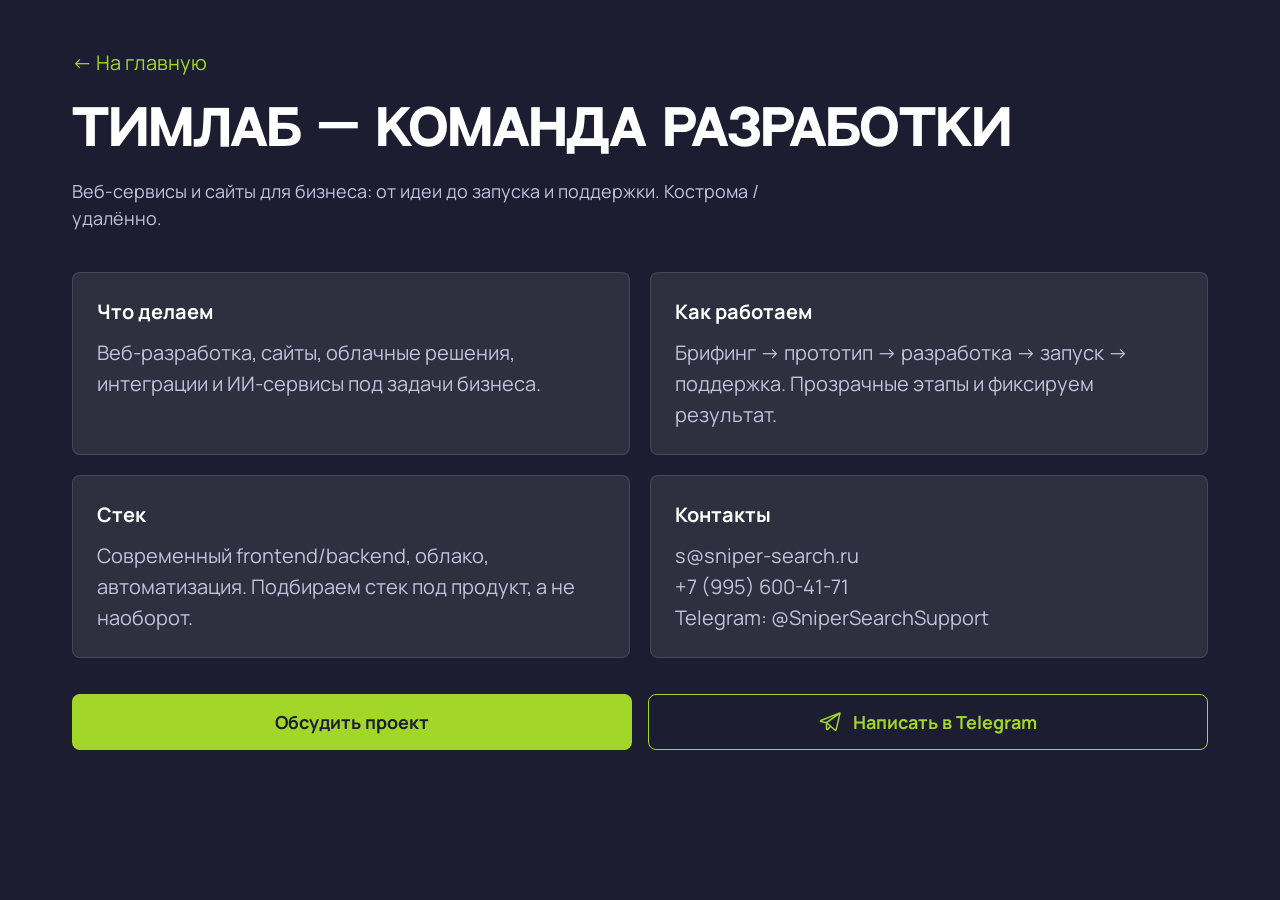
<file: presentation.html>
<!DOCTYPE html>
<html lang="ru">
  <head>
    <meta charset="UTF-8" />
    <meta name="viewport" content="width=device-width, initial-scale=1.0" />
    <title>Презентация — ТимЛаб</title>
    <link rel="preconnect" href="https://fonts.googleapis.com" />
    <link rel="preconnect" href="https://fonts.gstatic.com" crossorigin />
    <link
      href="https://fonts.googleapis.com/css2?family=Manrope:wght@400;500;600;700;800&family=Unbounded:wght@400;700&display=swap"
      rel="stylesheet"
    />
    <link rel="icon" href="favicon.ico" sizes="any" />
    <link rel="icon" href="assets/favicon.svg" type="image/svg+xml" />
    <link rel="apple-touch-icon" href="assets/apple-touch-icon.png" />
    <link rel="stylesheet" href="css/styles.css?v=20260725-nopdf" />
    <!-- Yandex.Metrika counter -->
    <script type="text/javascript">
      (function (m, e, t, r, i, k, a) {
        m[i] =
          m[i] ||
          function () {
            (m[i].a = m[i].a || []).push(arguments);
          };
        m[i].l = 1 * new Date();
        for (var j = 0; j < document.scripts.length; j++) {
          if (document.scripts[j].src === r) {
            return;
          }
        }
        (k = e.createElement(t)),
          (a = e.getElementsByTagName(t)[0]),
          (k.async = 1),
          (k.src = r),
          a.parentNode.insertBefore(k, a);
      })(window, document, "script", "https://mc.yandex.ru/metrika/tag.js?id=111011333", "ym");

      ym(111011333, "init", {
        ssr: true,
        webvisor: true,
        clickmap: true,
        ecommerce: "dataLayer",
        referrer: document.referrer,
        url: location.href,
        accurateTrackBounce: true,
        trackLinks: true,
      });
    </script>
    <noscript
      ><div>
        <img
          src="https://mc.yandex.ru/watch/111011333"
          style="position: absolute; left: -9999px"
          alt=""
        /></div
    ></noscript>
    <!-- /Yandex.Metrika counter -->
  </head>
  <body>
    <main class="presentation-page">
      <div class="container">
        <p><a href="index.html">← На главную</a></p>
        <h1>ТимЛаб — команда разработки</h1>
        <p class="lead">
          Веб-сервисы и сайты для бизнеса: от идеи до запуска и поддержки.
          Кострома / удалённо.
        </p>

        <div class="presentation-grid">
          <article class="presentation-card">
            <h2>Что делаем</h2>
            <p>
              Веб-разработка, сайты, облачные решения, интеграции и ИИ-сервисы
              под задачи бизнеса.
            </p>
          </article>
          <article class="presentation-card">
            <h2>Как работаем</h2>
            <p>
              Брифинг → прототип → разработка → запуск → поддержка. Прозрачные
              этапы и фиксируем результат.
            </p>
          </article>
          <article class="presentation-card">
            <h2>Стек</h2>
            <p>
              Современный frontend/backend, облако, автоматизация. Подбираем
              стек под продукт, а не наоборот.
            </p>
          </article>
          <article class="presentation-card">
            <h2>Контакты</h2>
            <p>
              s@sniper-search.ru<br />
              +7 (995) 600-41-71<br />
              Telegram: @SniperSearchSupport
            </p>
          </article>
        </div>

        <div class="presentation-actions">
          <a class="btn btn--lime" href="index.html#contact">Обсудить проект</a>
          <a
            class="btn btn--lime-outline"
            href="https://t.me/SniperSearchSupport"
            target="_blank"
            rel="noopener noreferrer"
          >
            <img src="assets/icon-tg.svg" alt="" width="24" height="24" />
            Написать в Telegram
          </a>
        </div>
      </div>
    </main>
  </body>
</html>
</file>
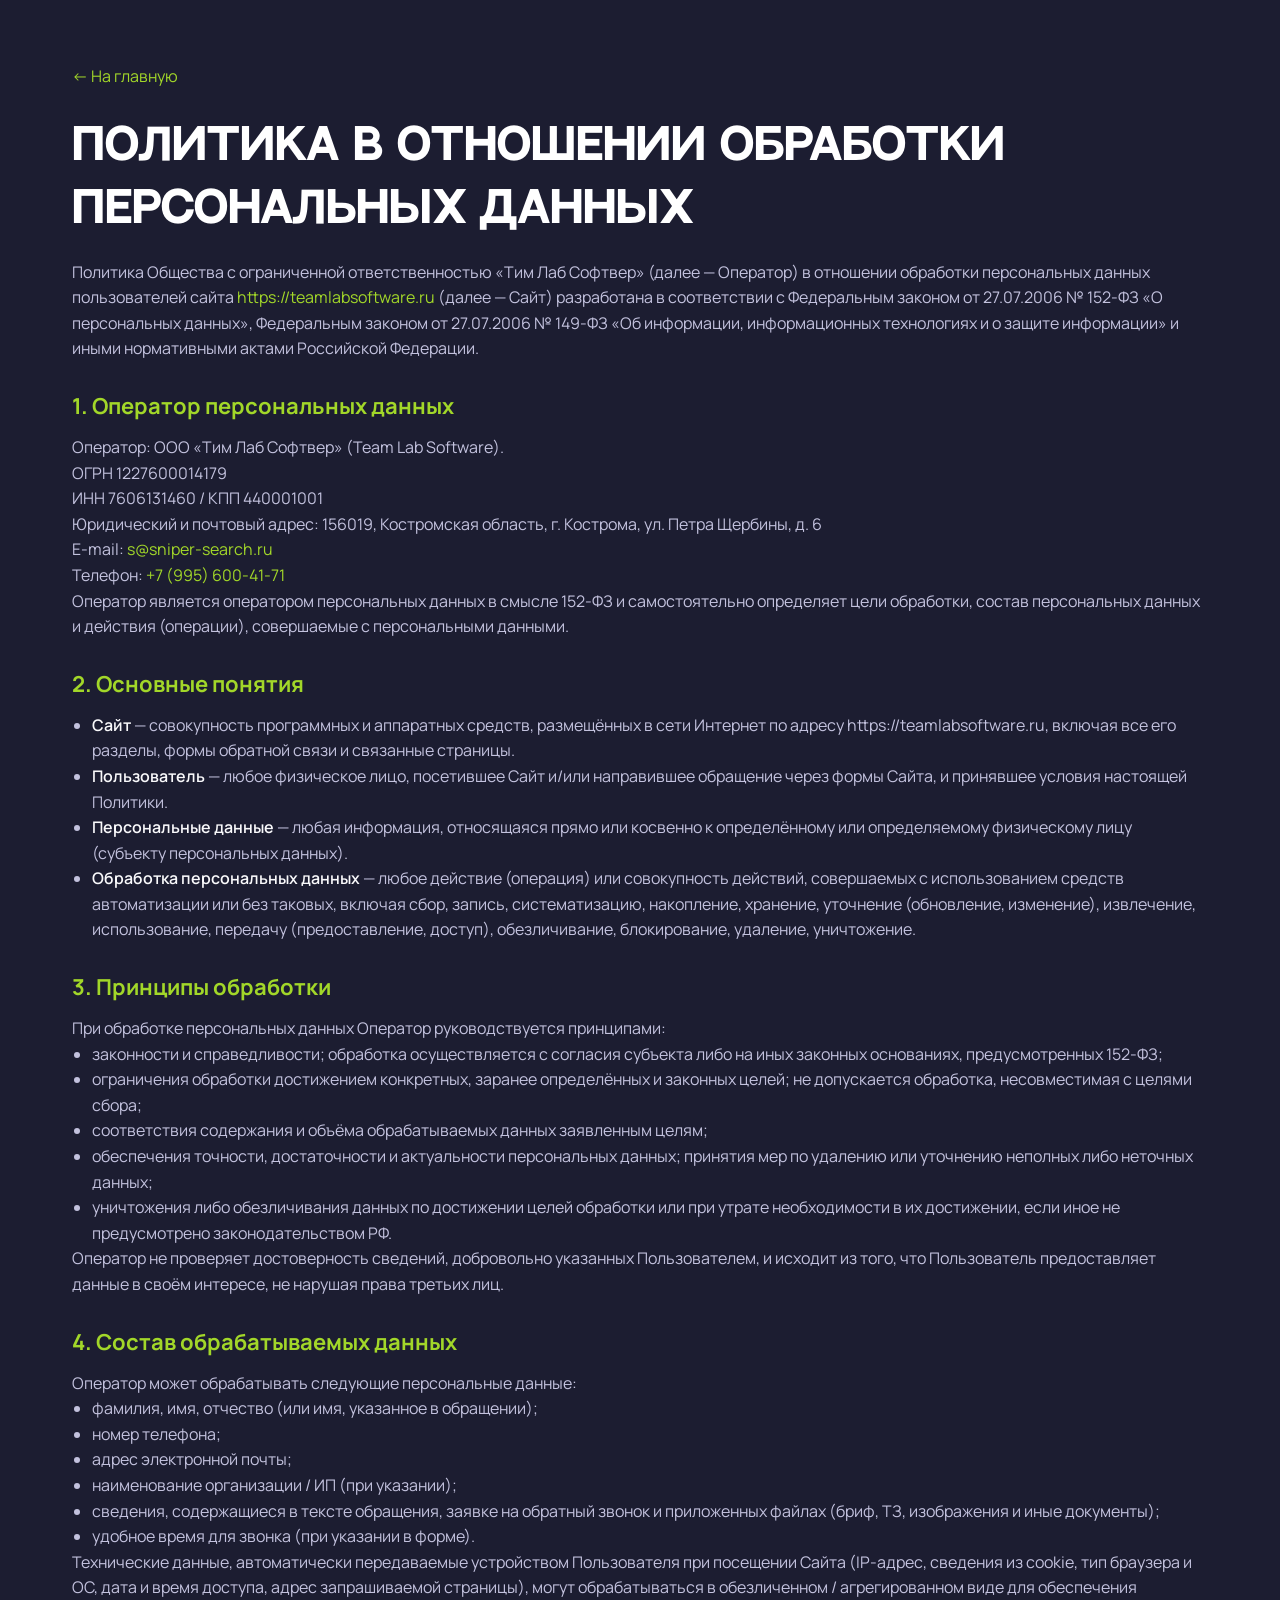
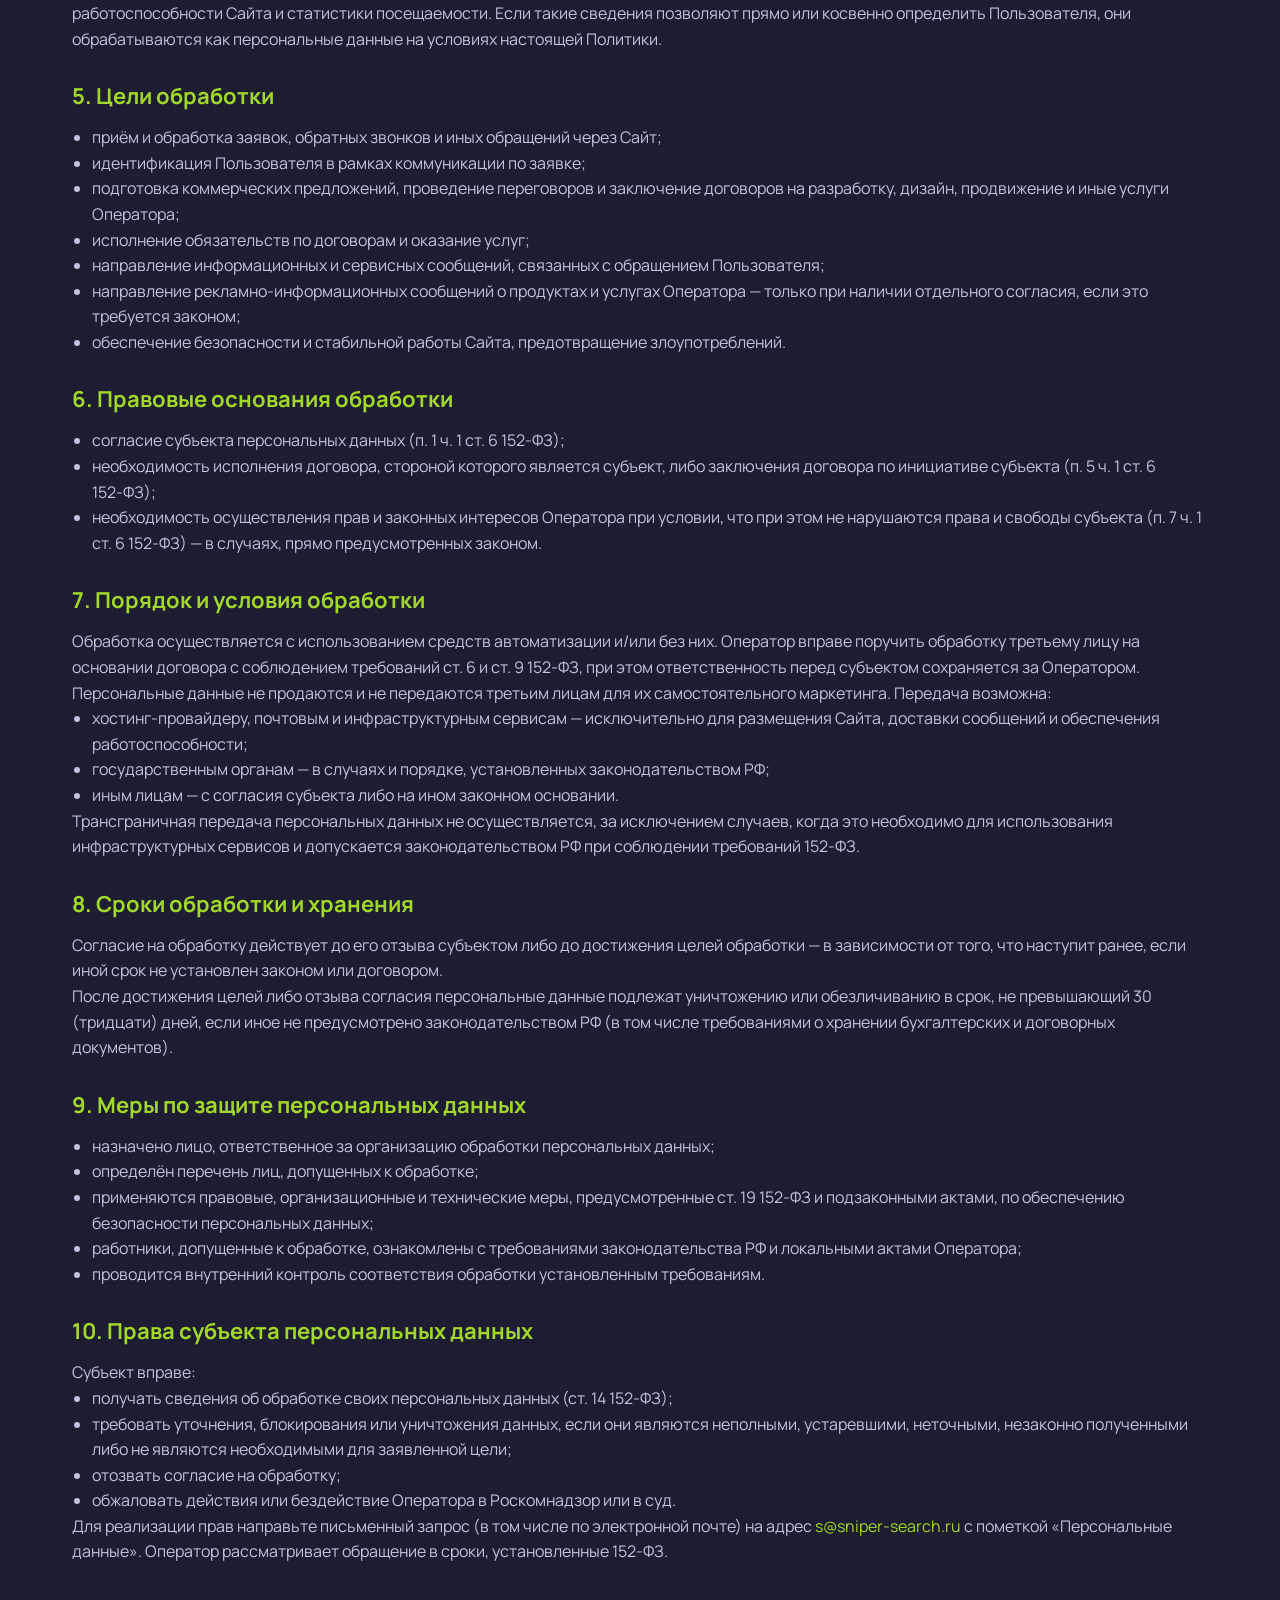
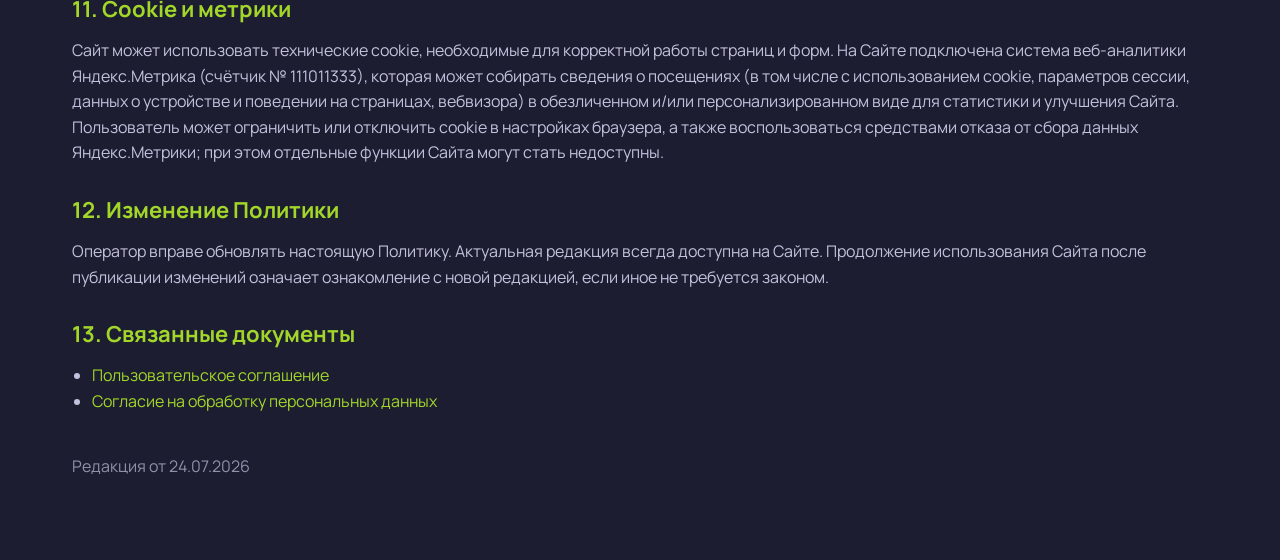
<file: privacy.html>
<!DOCTYPE html>
<html lang="ru">
  <head>
    <meta charset="UTF-8" />
    <meta name="viewport" content="width=device-width, initial-scale=1.0" />
    <title>Политика в отношении обработки персональных данных — ТимЛаб</title>
    <meta
      name="description"
      content="Политика ООО «Тим Лаб Софтвер» в отношении обработки персональных данных пользователей сайта teamlabsoftware.ru"
    />
    <link rel="preconnect" href="https://fonts.googleapis.com" />
    <link rel="preconnect" href="https://fonts.gstatic.com" crossorigin />
    <link
      href="https://fonts.googleapis.com/css2?family=Manrope:wght@400;500;600;700;800&display=swap"
      rel="stylesheet"
    />
    <link rel="icon" href="favicon.ico" sizes="any" />
    <link rel="icon" href="assets/favicon.svg" type="image/svg+xml" />
    <link rel="apple-touch-icon" href="assets/apple-touch-icon.png" />
    <link rel="stylesheet" href="css/styles.css" />
    <!-- Yandex.Metrika counter -->
    <script type="text/javascript">
      (function (m, e, t, r, i, k, a) {
        m[i] =
          m[i] ||
          function () {
            (m[i].a = m[i].a || []).push(arguments);
          };
        m[i].l = 1 * new Date();
        for (var j = 0; j < document.scripts.length; j++) {
          if (document.scripts[j].src === r) {
            return;
          }
        }
        (k = e.createElement(t)),
          (a = e.getElementsByTagName(t)[0]),
          (k.async = 1),
          (k.src = r),
          a.parentNode.insertBefore(k, a);
      })(window, document, "script", "https://mc.yandex.ru/metrika/tag.js?id=111011333", "ym");

      ym(111011333, "init", {
        ssr: true,
        webvisor: true,
        clickmap: true,
        ecommerce: "dataLayer",
        referrer: document.referrer,
        url: location.href,
        accurateTrackBounce: true,
        trackLinks: true,
      });
    </script>
    <noscript
      ><div>
        <img
          src="https://mc.yandex.ru/watch/111011333"
          style="position: absolute; left: -9999px"
          alt=""
        /></div
    ></noscript>
    <!-- /Yandex.Metrika counter -->
  </head>
  <body>
    <main class="legal">
      <div class="container">
        <p><a href="index.html">← На главную</a></p>
        <h1>Политика в отношении обработки персональных данных</h1>
        <p class="legal__lead">
          Политика Общества с ограниченной ответственностью «Тим Лаб Софтвер»
          (далее — Оператор) в отношении обработки персональных данных
          пользователей сайта
          <a href="https://teamlabsoftware.ru">https://teamlabsoftware.ru</a>
          (далее — Сайт) разработана в соответствии с Федеральным законом от
          27.07.2006 №&nbsp;152‑ФЗ «О персональных данных», Федеральным законом
          от 27.07.2006 №&nbsp;149‑ФЗ «Об информации, информационных технологиях
          и о защите информации» и иными нормативными актами Российской
          Федерации.
        </p>

        <h2>1. Оператор персональных данных</h2>
        <p>
          Оператор: ООО «Тим Лаб Софтвер» (Team Lab Software).<br />
          ОГРН 1227600014179<br />
          ИНН 7606131460 / КПП 440001001<br />
          Юридический и почтовый адрес: 156019, Костромская область,
          г.&nbsp;Кострома, ул.&nbsp;Петра Щербины, д.&nbsp;6<br />
          E-mail:
          <a href="mailto:s@sniper-search.ru">s@sniper-search.ru</a><br />
          Телефон:
          <a href="tel:+79956004171">+7 (995) 600‑41‑71</a>
        </p>
        <p>
          Оператор является оператором персональных данных в смысле 152‑ФЗ и
          самостоятельно определяет цели обработки, состав персональных данных и
          действия (операции), совершаемые с персональными данными.
        </p>

        <h2>2. Основные понятия</h2>
        <ul>
          <li>
            <strong>Сайт</strong> — совокупность программных и аппаратных
            средств, размещённых в сети Интернет по адресу
            https://teamlabsoftware.ru, включая все его разделы, формы обратной
            связи и связанные страницы.
          </li>
          <li>
            <strong>Пользователь</strong> — любое физическое лицо, посетившее
            Сайт и/или направившее обращение через формы Сайта, и принявшее
            условия настоящей Политики.
          </li>
          <li>
            <strong>Персональные данные</strong> — любая информация, относящаяся
            прямо или косвенно к определённому или определяемому физическому
            лицу (субъекту персональных данных).
          </li>
          <li>
            <strong>Обработка персональных данных</strong> — любое действие
            (операция) или совокупность действий, совершаемых с использованием
            средств автоматизации или без таковых, включая сбор, запись,
            систематизацию, накопление, хранение, уточнение (обновление,
            изменение), извлечение, использование, передачу (предоставление,
            доступ), обезличивание, блокирование, удаление, уничтожение.
          </li>
        </ul>

        <h2>3. Принципы обработки</h2>
        <p>При обработке персональных данных Оператор руководствуется принципами:</p>
        <ul>
          <li>
            законности и справедливости; обработка осуществляется с согласия
            субъекта либо на иных законных основаниях, предусмотренных 152‑ФЗ;
          </li>
          <li>
            ограничения обработки достижением конкретных, заранее определённых и
            законных целей; не допускается обработка, несовместимая с целями
            сбора;
          </li>
          <li>
            соответствия содержания и объёма обрабатываемых данных заявленным
            целям;
          </li>
          <li>
            обеспечения точности, достаточности и актуальности персональных
            данных; принятия мер по удалению или уточнению неполных либо
            неточных данных;
          </li>
          <li>
            уничтожения либо обезличивания данных по достижении целей обработки
            или при утрате необходимости в их достижении, если иное не
            предусмотрено законодательством РФ.
          </li>
        </ul>
        <p>
          Оператор не проверяет достоверность сведений, добровольно указанных
          Пользователем, и исходит из того, что Пользователь предоставляет данные
          в своём интересе, не нарушая права третьих лиц.
        </p>

        <h2>4. Состав обрабатываемых данных</h2>
        <p>Оператор может обрабатывать следующие персональные данные:</p>
        <ul>
          <li>фамилия, имя, отчество (или имя, указанное в обращении);</li>
          <li>номер телефона;</li>
          <li>адрес электронной почты;</li>
          <li>наименование организации / ИП (при указании);</li>
          <li>
            сведения, содержащиеся в тексте обращения, заявке на обратный звонок
            и приложенных файлах (бриф, ТЗ, изображения и иные документы);
          </li>
          <li>удобное время для звонка (при указании в форме).</li>
        </ul>
        <p>
          Технические данные, автоматически передаваемые устройством
          Пользователя при посещении Сайта (IP‑адрес, сведения из cookie, тип
          браузера и ОС, дата и время доступа, адрес запрашиваемой страницы),
          могут обрабатываться в обезличенном / агрегированном виде для
          обеспечения работоспособности Сайта и статистики посещаемости. Если
          такие сведения позволяют прямо или косвенно определить Пользователя,
          они обрабатываются как персональные данные на условиях настоящей
          Политики.
        </p>

        <h2>5. Цели обработки</h2>
        <ul>
          <li>
            приём и обработка заявок, обратных звонков и иных обращений через
            Сайт;
          </li>
          <li>
            идентификация Пользователя в рамках коммуникации по заявке;
          </li>
          <li>
            подготовка коммерческих предложений, проведение переговоров и
            заключение договоров на разработку, дизайн, продвижение и иные
            услуги Оператора;
          </li>
          <li>
            исполнение обязательств по договорам и оказание услуг;
          </li>
          <li>
            направление информационных и сервисных сообщений, связанных с
            обращением Пользователя;
          </li>
          <li>
            направление рекламно‑информационных сообщений о продуктах и услугах
            Оператора — только при наличии отдельного согласия, если это
            требуется законом;
          </li>
          <li>
            обеспечение безопасности и стабильной работы Сайта, предотвращение
            злоупотреблений.
          </li>
        </ul>

        <h2>6. Правовые основания обработки</h2>
        <ul>
          <li>
            согласие субъекта персональных данных (п.&nbsp;1 ч.&nbsp;1 ст.&nbsp;6
            152‑ФЗ);
          </li>
          <li>
            необходимость исполнения договора, стороной которого является
            субъект, либо заключения договора по инициативе субъекта (п.&nbsp;5
            ч.&nbsp;1 ст.&nbsp;6 152‑ФЗ);
          </li>
          <li>
            необходимость осуществления прав и законных интересов Оператора при
            условии, что при этом не нарушаются права и свободы субъекта
            (п.&nbsp;7 ч.&nbsp;1 ст.&nbsp;6 152‑ФЗ) — в случаях, прямо
            предусмотренных законом.
          </li>
        </ul>

        <h2>7. Порядок и условия обработки</h2>
        <p>
          Обработка осуществляется с использованием средств автоматизации и/или
          без них. Оператор вправе поручить обработку третьему лицу на основании
          договора с соблюдением требований ст.&nbsp;6 и ст.&nbsp;9 152‑ФЗ, при
          этом ответственность перед субъектом сохраняется за Оператором.
        </p>
        <p>
          Персональные данные не продаются и не передаются третьим лицам для
          их самостоятельного маркетинга. Передача возможна:
        </p>
        <ul>
          <li>
            хостинг‑провайдеру, почтовым и инфраструктурным сервисам —
            исключительно для размещения Сайта, доставки сообщений и обеспечения
            работоспособности;
          </li>
          <li>
            государственным органам — в случаях и порядке, установленных
            законодательством РФ;
          </li>
          <li>
            иным лицам — с согласия субъекта либо на ином законном основании.
          </li>
        </ul>
        <p>
          Трансграничная передача персональных данных не осуществляется, за
          исключением случаев, когда это необходимо для использования
          инфраструктурных сервисов и допускается законодательством РФ при
          соблюдении требований 152‑ФЗ.
        </p>

        <h2>8. Сроки обработки и хранения</h2>
        <p>
          Согласие на обработку действует до его отзыва субъектом либо до
          достижения целей обработки — в зависимости от того, что наступит
          ранее, если иной срок не установлен законом или договором.
        </p>
        <p>
          После достижения целей либо отзыва согласия персональные данные
          подлежат уничтожению или обезличиванию в срок, не превышающий 30
          (тридцати) дней, если иное не предусмотрено законодательством РФ
          (в том числе требованиями о хранении бухгалтерских и договорных
          документов).
        </p>

        <h2>9. Меры по защите персональных данных</h2>
        <ul>
          <li>
            назначено лицо, ответственное за организацию обработки персональных
            данных;
          </li>
          <li>
            определён перечень лиц, допущенных к обработке;
          </li>
          <li>
            применяются правовые, организационные и технические меры,
            предусмотренные ст.&nbsp;19 152‑ФЗ и подзаконными актами, по
            обеспечению безопасности персональных данных;
          </li>
          <li>
            работники, допущенные к обработке, ознакомлены с требованиями
            законодательства РФ и локальными актами Оператора;
          </li>
          <li>
            проводится внутренний контроль соответствия обработки установленным
            требованиям.
          </li>
        </ul>

        <h2>10. Права субъекта персональных данных</h2>
        <p>Субъект вправе:</p>
        <ul>
          <li>
            получать сведения об обработке своих персональных данных
            (ст.&nbsp;14 152‑ФЗ);
          </li>
          <li>
            требовать уточнения, блокирования или уничтожения данных, если они
            являются неполными, устаревшими, неточными, незаконно полученными
            либо не являются необходимыми для заявленной цели;
          </li>
          <li>отозвать согласие на обработку;</li>
          <li>
            обжаловать действия или бездействие Оператора в Роскомнадзор или в
            суд.
          </li>
        </ul>
        <p>
          Для реализации прав направьте письменный запрос (в том числе по
          электронной почте) на адрес
          <a href="mailto:s@sniper-search.ru">s@sniper-search.ru</a> с пометкой
          «Персональные данные». Оператор рассматривает обращение в сроки,
          установленные 152‑ФЗ.
        </p>

        <h2>11. Cookie и метрики</h2>
        <p>
          Сайт может использовать технические cookie, необходимые для
          корректной работы страниц и форм. На Сайте подключена система
          веб‑аналитики Яндекс.Метрика (счётчик №&nbsp;111011333), которая
          может собирать сведения о посещениях (в том числе с использованием
          cookie, параметров сессии, данных о устройстве и поведении на
          страницах, вебвизора) в обезличенном и/или персонализированном виде
          для статистики и улучшения Сайта.
        </p>
        <p>
          Пользователь может ограничить или отключить cookie в настройках
          браузера, а также воспользоваться средствами отказа от сбора данных
          Яндекс.Метрики; при этом отдельные функции Сайта могут стать
          недоступны.
        </p>

        <h2>12. Изменение Политики</h2>
        <p>
          Оператор вправе обновлять настоящую Политику. Актуальная редакция
          всегда доступна на Сайте. Продолжение использования Сайта после
          публикации изменений означает ознакомление с новой редакцией, если
          иное не требуется законом.
        </p>

        <h2>13. Связанные документы</h2>
        <ul>
          <li>
            <a href="user-agreement.html">Пользовательское соглашение</a>
          </li>
          <li>
            <a href="personal-data.html"
              >Согласие на обработку персональных данных</a
            >
          </li>
        </ul>

        <p class="legal__updated">Редакция от 24.07.2026</p>
      </div>
    </main>
  </body>
</html>
</file>
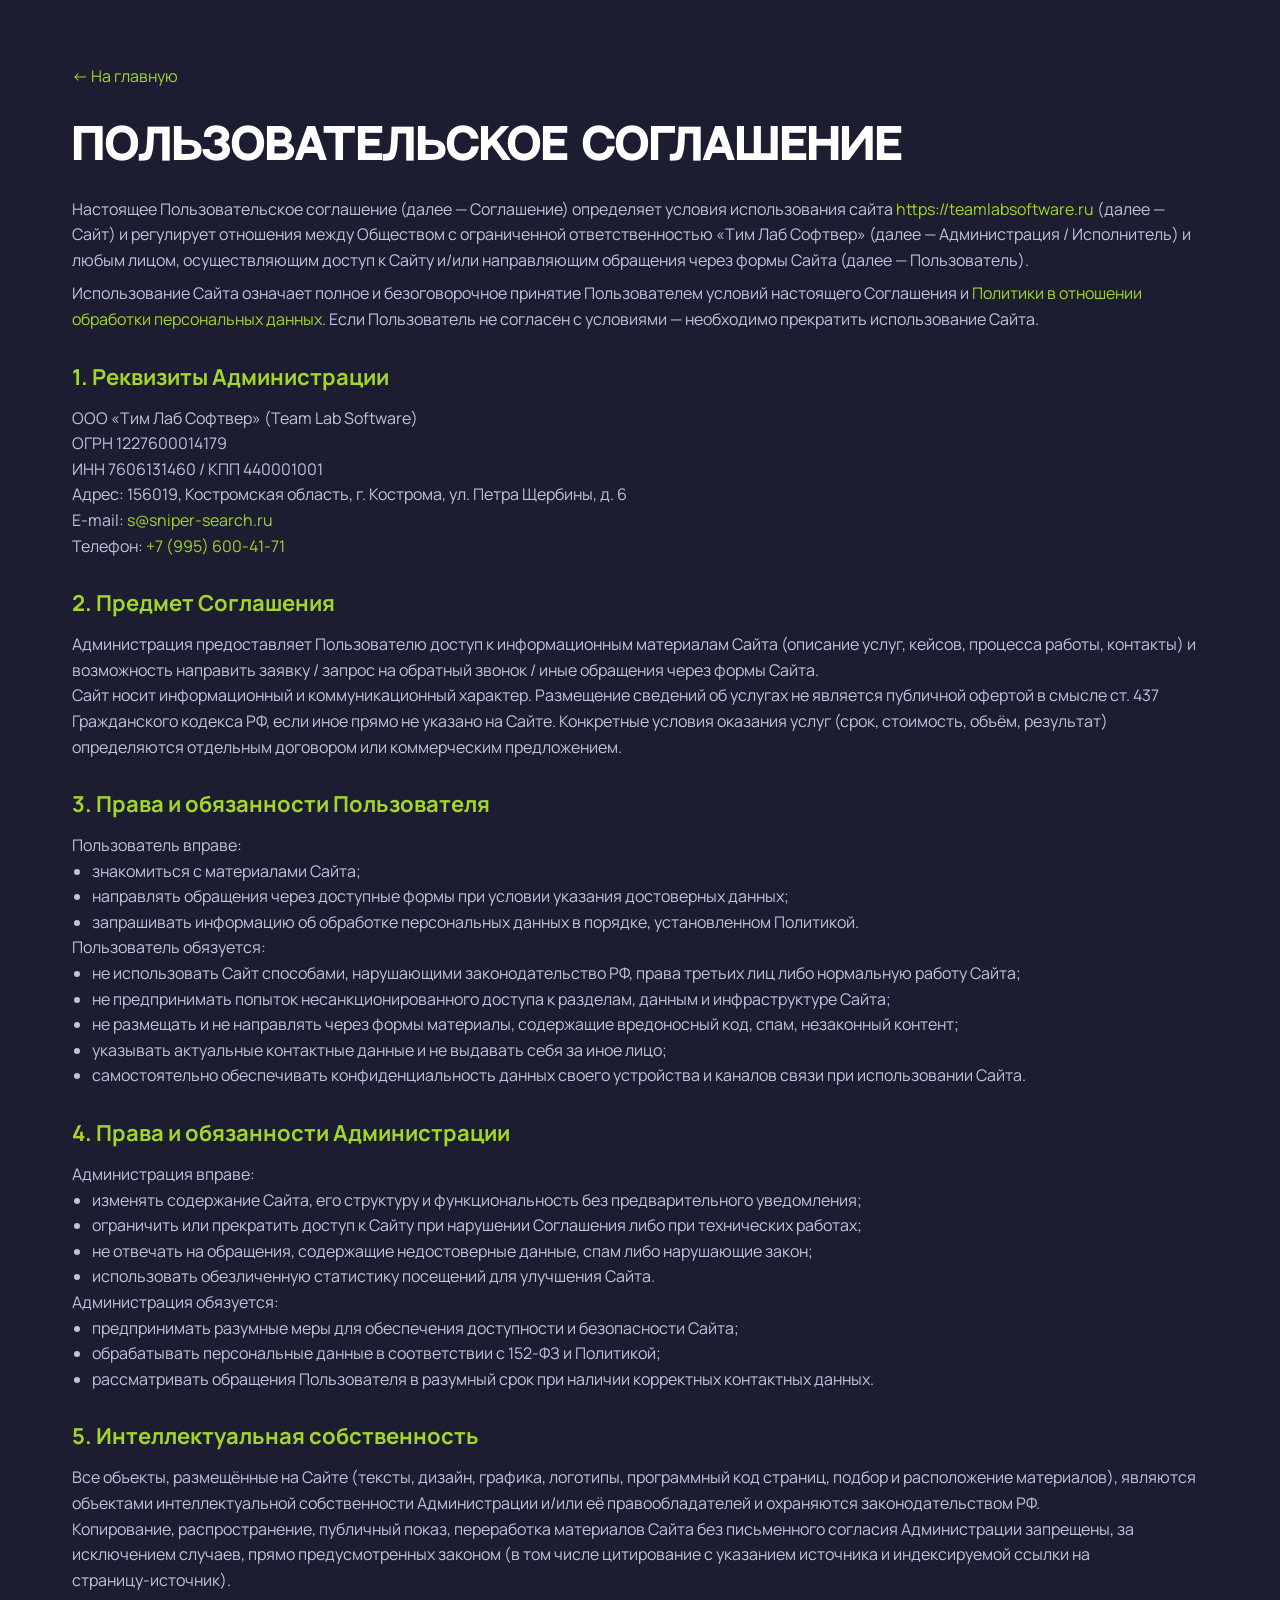
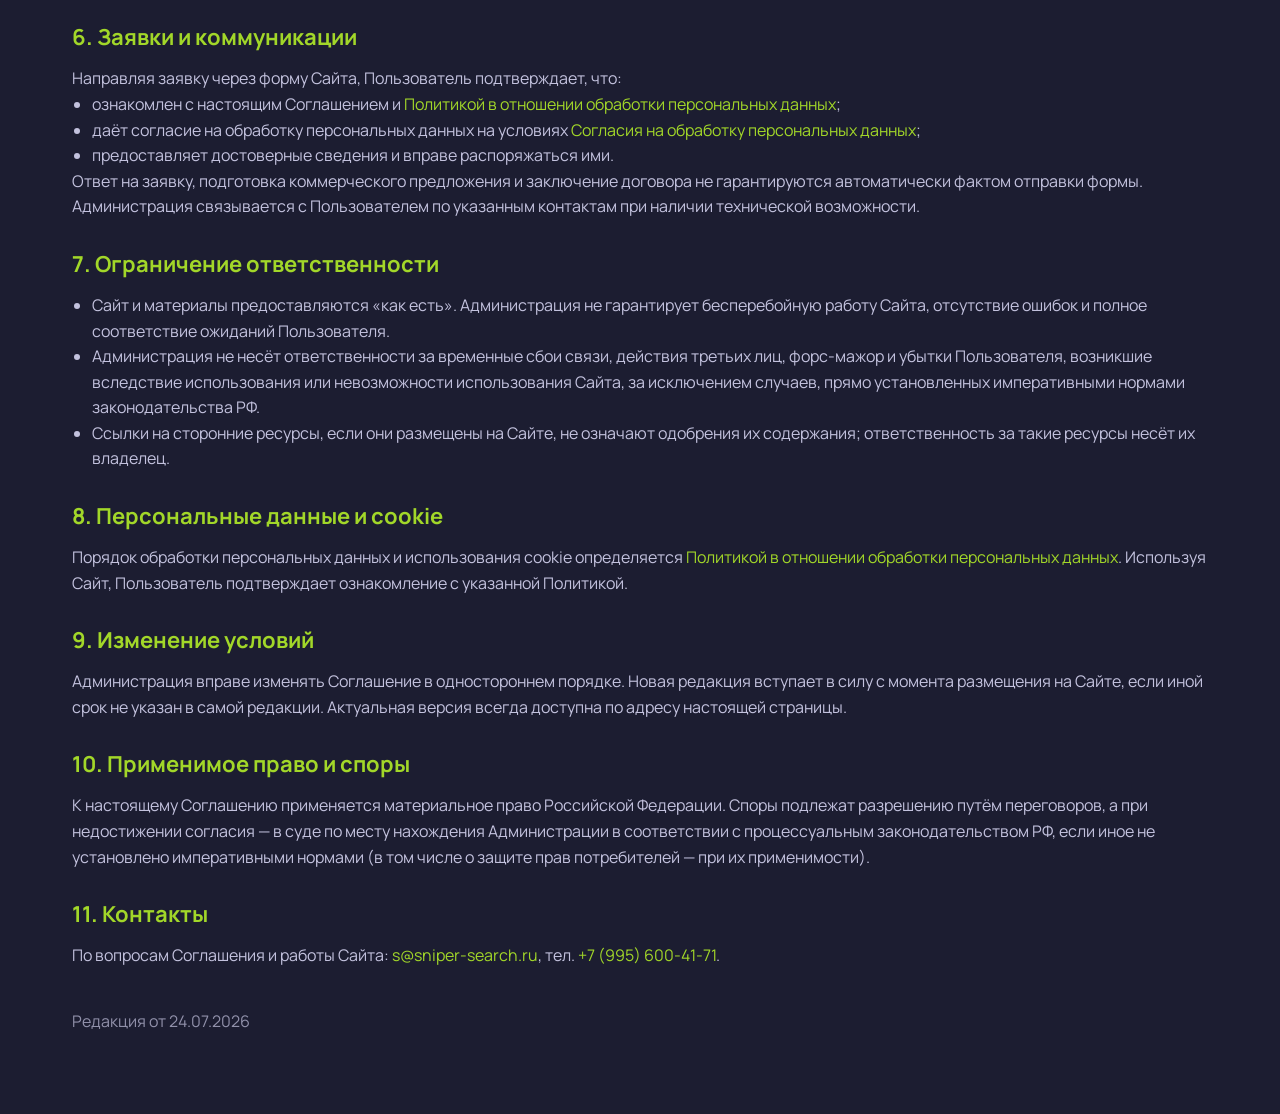
<file: user-agreement.html>
<!DOCTYPE html>
<html lang="ru">
  <head>
    <meta charset="UTF-8" />
    <meta name="viewport" content="width=device-width, initial-scale=1.0" />
    <title>Пользовательское соглашение — ТимЛаб</title>
    <meta
      name="description"
      content="Пользовательское соглашение сайта teamlabsoftware.ru ООО «Тим Лаб Софтвер»"
    />
    <link rel="preconnect" href="https://fonts.googleapis.com" />
    <link rel="preconnect" href="https://fonts.gstatic.com" crossorigin />
    <link
      href="https://fonts.googleapis.com/css2?family=Manrope:wght@400;500;600;700;800&display=swap"
      rel="stylesheet"
    />
    <link rel="icon" href="favicon.ico" sizes="any" />
    <link rel="icon" href="assets/favicon.svg" type="image/svg+xml" />
    <link rel="apple-touch-icon" href="assets/apple-touch-icon.png" />
    <link rel="stylesheet" href="css/styles.css" />
    <!-- Yandex.Metrika counter -->
    <script type="text/javascript">
      (function (m, e, t, r, i, k, a) {
        m[i] =
          m[i] ||
          function () {
            (m[i].a = m[i].a || []).push(arguments);
          };
        m[i].l = 1 * new Date();
        for (var j = 0; j < document.scripts.length; j++) {
          if (document.scripts[j].src === r) {
            return;
          }
        }
        (k = e.createElement(t)),
          (a = e.getElementsByTagName(t)[0]),
          (k.async = 1),
          (k.src = r),
          a.parentNode.insertBefore(k, a);
      })(window, document, "script", "https://mc.yandex.ru/metrika/tag.js?id=111011333", "ym");

      ym(111011333, "init", {
        ssr: true,
        webvisor: true,
        clickmap: true,
        ecommerce: "dataLayer",
        referrer: document.referrer,
        url: location.href,
        accurateTrackBounce: true,
        trackLinks: true,
      });
    </script>
    <noscript
      ><div>
        <img
          src="https://mc.yandex.ru/watch/111011333"
          style="position: absolute; left: -9999px"
          alt=""
        /></div
    ></noscript>
    <!-- /Yandex.Metrika counter -->
  </head>
  <body>
    <main class="legal">
      <div class="container">
        <p><a href="index.html">← На главную</a></p>
        <h1>Пользовательское соглашение</h1>
        <p class="legal__lead">
          Настоящее Пользовательское соглашение (далее — Соглашение) определяет
          условия использования сайта
          <a href="https://teamlabsoftware.ru">https://teamlabsoftware.ru</a>
          (далее — Сайт) и регулирует отношения между Обществом с ограниченной
          ответственностью «Тим Лаб Софтвер» (далее — Администрация / Исполнитель)
          и любым лицом, осуществляющим доступ к Сайту и/или направляющим
          обращения через формы Сайта (далее — Пользователь).
        </p>
        <p>
          Использование Сайта означает полное и безоговорочное принятие
          Пользователем условий настоящего Соглашения и
          <a href="privacy.html">Политики в отношении обработки персональных данных</a>.
          Если Пользователь не согласен с условиями — необходимо прекратить
          использование Сайта.
        </p>

        <h2>1. Реквизиты Администрации</h2>
        <p>
          ООО «Тим Лаб Софтвер» (Team Lab Software)<br />
          ОГРН 1227600014179<br />
          ИНН 7606131460 / КПП 440001001<br />
          Адрес: 156019, Костромская область, г.&nbsp;Кострома,
          ул.&nbsp;Петра Щербины, д.&nbsp;6<br />
          E-mail:
          <a href="mailto:s@sniper-search.ru">s@sniper-search.ru</a><br />
          Телефон:
          <a href="tel:+79956004171">+7 (995) 600‑41‑71</a>
        </p>

        <h2>2. Предмет Соглашения</h2>
        <p>
          Администрация предоставляет Пользователю доступ к информационным
          материалам Сайта (описание услуг, кейсов, процесса работы, контакты) и
          возможность направить заявку / запрос на обратный звонок / иные
          обращения через формы Сайта.
        </p>
        <p>
          Сайт носит информационный и коммуникационный характер. Размещение
          сведений об услугах не является публичной офертой в смысле ст.&nbsp;437
          Гражданского кодекса РФ, если иное прямо не указано на Сайте.
          Конкретные условия оказания услуг (срок, стоимость, объём,
          результат) определяются отдельным договором или коммерческим
          предложением.
        </p>

        <h2>3. Права и обязанности Пользователя</h2>
        <p>Пользователь вправе:</p>
        <ul>
          <li>знакомиться с материалами Сайта;</li>
          <li>
            направлять обращения через доступные формы при условии указания
            достоверных данных;
          </li>
          <li>
            запрашивать информацию об обработке персональных данных в порядке,
            установленном Политикой.
          </li>
        </ul>
        <p>Пользователь обязуется:</p>
        <ul>
          <li>
            не использовать Сайт способами, нарушающими законодательство РФ,
            права третьих лиц либо нормальную работу Сайта;
          </li>
          <li>
            не предпринимать попыток несанкционированного доступа к разделам,
            данным и инфраструктуре Сайта;
          </li>
          <li>
            не размещать и не направлять через формы материалы, содержащие
            вредоносный код, спам, незаконный контент;
          </li>
          <li>
            указывать актуальные контактные данные и не выдавать себя за иное
            лицо;
          </li>
          <li>
            самостоятельно обеспечивать конфиденциальность данных своего
            устройства и каналов связи при использовании Сайта.
          </li>
        </ul>

        <h2>4. Права и обязанности Администрации</h2>
        <p>Администрация вправе:</p>
        <ul>
          <li>
            изменять содержание Сайта, его структуру и функциональность без
            предварительного уведомления;
          </li>
          <li>
            ограничить или прекратить доступ к Сайту при нарушении Соглашения
            либо при технических работах;
          </li>
          <li>
            не отвечать на обращения, содержащие недостоверные данные, спам либо
            нарушающие закон;
          </li>
          <li>
            использовать обезличенную статистику посещений для улучшения Сайта.
          </li>
        </ul>
        <p>Администрация обязуется:</p>
        <ul>
          <li>
            предпринимать разумные меры для обеспечения доступности и
            безопасности Сайта;
          </li>
          <li>
            обрабатывать персональные данные в соответствии с 152‑ФЗ и
            Политикой;
          </li>
          <li>
            рассматривать обращения Пользователя в разумный срок при наличии
            корректных контактных данных.
          </li>
        </ul>

        <h2>5. Интеллектуальная собственность</h2>
        <p>
          Все объекты, размещённые на Сайте (тексты, дизайн, графика, логотипы,
          программный код страниц, подбор и расположение материалов), являются
          объектами интеллектуальной собственности Администрации и/или её
          правообладателей и охраняются законодательством РФ.
        </p>
        <p>
          Копирование, распространение, публичный показ, переработка материалов
          Сайта без письменного согласия Администрации запрещены, за исключением
          случаев, прямо предусмотренных законом (в том числе цитирование с
          указанием источника и индексируемой ссылки на страницу‑источник).
        </p>

        <h2>6. Заявки и коммуникации</h2>
        <p>
          Направляя заявку через форму Сайта, Пользователь подтверждает, что:
        </p>
        <ul>
          <li>
            ознакомлен с настоящим Соглашением и
            <a href="privacy.html">Политикой в отношении обработки персональных данных</a>;
          </li>
          <li>
            даёт согласие на обработку персональных данных на условиях
            <a href="personal-data.html">Согласия на обработку персональных данных</a>;
          </li>
          <li>
            предоставляет достоверные сведения и вправе распоряжаться ими.
          </li>
        </ul>
        <p>
          Ответ на заявку, подготовка коммерческого предложения и заключение
          договора не гарантируются автоматически фактом отправки формы.
          Администрация связывается с Пользователем по указанным контактам при
          наличии технической возможности.
        </p>

        <h2>7. Ограничение ответственности</h2>
        <ul>
          <li>
            Сайт и материалы предоставляются «как есть». Администрация не
            гарантирует бесперебойную работу Сайта, отсутствие ошибок и полное
            соответствие ожиданий Пользователя.
          </li>
          <li>
            Администрация не несёт ответственности за временные сбои связи,
            действия третьих лиц, форс‑мажор и убытки Пользователя, возникшие
            вследствие использования или невозможности использования Сайта, за
            исключением случаев, прямо установленных императивными нормами
            законодательства РФ.
          </li>
          <li>
            Ссылки на сторонние ресурсы, если они размещены на Сайте, не
            означают одобрения их содержания; ответственность за такие ресурсы
            несёт их владелец.
          </li>
        </ul>

        <h2>8. Персональные данные и cookie</h2>
        <p>
          Порядок обработки персональных данных и использования cookie
          определяется
          <a href="privacy.html">Политикой в отношении обработки персональных данных</a>.
          Используя Сайт, Пользователь подтверждает ознакомление с указанной
          Политикой.
        </p>

        <h2>9. Изменение условий</h2>
        <p>
          Администрация вправе изменять Соглашение в одностороннем порядке.
          Новая редакция вступает в силу с момента размещения на Сайте, если
          иной срок не указан в самой редакции. Актуальная версия всегда
          доступна по адресу настоящей страницы.
        </p>

        <h2>10. Применимое право и споры</h2>
        <p>
          К настоящему Соглашению применяется материальное право Российской
          Федерации. Споры подлежат разрешению путём переговоров, а при
          недостижении согласия — в суде по месту нахождения Администрации в
          соответствии с процессуальным законодательством РФ, если иное не
          установлено императивными нормами (в том числе о защите прав
          потребителей — при их применимости).
        </p>

        <h2>11. Контакты</h2>
        <p>
          По вопросам Соглашения и работы Сайта:
          <a href="mailto:s@sniper-search.ru">s@sniper-search.ru</a>,
          тел. <a href="tel:+79956004171">+7 (995) 600‑41‑71</a>.
        </p>

        <p class="legal__updated">Редакция от 24.07.2026</p>
      </div>
    </main>
  </body>
</html>
</file>
<file: css/styles.css>
@font-face {
  font-family: "Neutral Face";
  src: url("../assets/fonts/NeutralFace.woff") format("woff");
  font-weight: 400;
  font-style: normal;
  font-display: swap;
}

@font-face {
  font-family: "Neutral Face";
  src: url("../assets/fonts/NeutralFaceBold.woff") format("woff");
  font-weight: 700;
  font-style: normal;
  font-display: swap;
}

:root {
  --primary-dark: #1c1d31;
  --bg: #252637;
  --surface: #2e2f3f;
  --lime: #a2d729;
  --electric: #2f2cf0;
  --purple: #504efd;
  --deep-blue: #2e2cac;
  --snow: #f9f9fb;
  --white: #fefefe;
  --light-grey: #eeeff4;
  --muted: #c3c2de;
  --silver: #c8c8ca;
  --dark-grey: #61616f;
  --near-black: #1f2032;
  --graphite: #3d3f55;
  --placeholder: #8b8c96;
  --border: #e2e2e2;
  --lavender: #bbd7e8;
  --container: 1776px;
  --pad: 72px;
  /* Макет: Neutral Face. */
  --font-display: "Neutral Face", sans-serif;
  /* Макет: Vela Sans GX (форк Manrope). Гайд: Manrope. */
  --font-body: "Manrope", "Vela Sans GX", sans-serif;
  --radius-card: 20px;
  --radius-sm: 8px;
}

*,
*::before,
*::after {
  box-sizing: border-box;
  margin: 0;
  padding: 0;
}

html {
  scroll-behavior: smooth;
  overflow-x: clip;
}

body {
  font-family: var(--font-body);
  font-weight: 400;
  font-size: 20px;
  color: var(--graphite);
  background: var(--primary-dark);
  line-height: 1.5;
  -webkit-font-smoothing: antialiased;
  overflow-x: clip;
}

img {
  display: block;
  max-width: 100%;
}

a {
  color: inherit;
  text-decoration: none;
}

button,
input,
textarea {
  font: inherit;
}

.container {
  width: min(100% - 2 * var(--pad), var(--container));
  margin-inline: auto;
}

.visually-hidden {
  position: absolute;
  width: 1px;
  height: 1px;
  padding: 0;
  margin: -1px;
  overflow: hidden;
  clip: rect(0, 0, 0, 0);
  border: 0;
}

/* Buttons — гайд: Large Manrope 28 / Button Neutral Face 22 / Small Manrope 18 */
.btn {
  display: inline-flex;
  align-items: center;
  justify-content: center;
  gap: 10px;
  border-radius: var(--radius-sm);
  border: 1px solid transparent;
  cursor: pointer;
  transition:
    background 0.2s ease,
    border-color 0.2s ease,
    color 0.2s ease,
    transform 0.2s ease,
    box-shadow 0.2s ease;
  font-family: var(--font-body);
  line-height: 1.2;
}

.btn--ghost {
  height: 56px;
  padding: 11px 25px;
  border-color: var(--border);
  color: #e2e2e2;
  background: transparent;
  font-weight: 500;
  font-size: 18px;
  line-height: 24px;
}

.btn--ghost:hover {
  background: var(--border);
  border-color: var(--border);
  color: var(--primary-dark);
}

.btn--ghost:active {
  background: #d5d5d5;
  border-color: #d5d5d5;
  color: var(--primary-dark);
}

.btn--ghost:focus-visible {
  outline: 2px solid var(--lime);
  outline-offset: 2px;
}

.btn--lime-outline {
  height: 56px;
  padding: 16px 20px;
  border-color: var(--lime);
  color: var(--lime);
  background: transparent;
  font-weight: 700;
  font-size: 18px;
  line-height: 24px;
}

.btn--lime-outline:hover {
  background: var(--lime);
  border-color: var(--lime);
  color: var(--bg);
}

.btn--lime-outline:hover img {
  filter: brightness(0) saturate(100%);
}

.btn--lime-outline:active {
  background: #8fbf1f;
  border-color: #8fbf1f;
  color: var(--bg);
}

.btn--lime-outline:focus-visible {
  outline: 2px solid var(--lime);
  outline-offset: 2px;
}

.btn--lime {
  position: relative;
  overflow: hidden;
  background: var(--lime);
  color: var(--primary-dark);
  font-family: var(--font-body);
  font-weight: 700;
  font-size: clamp(16px, 2vw, 28px);
  line-height: 24px;
  height: auto;
  min-height: 72px;
  padding: 20px 36px;
  gap: 12px;
  width: 100%;
  max-width: 876px;
  min-width: 0;
  text-transform: uppercase;
  isolation: isolate;
}

.btn--lime::after {
  content: "";
  position: absolute;
  inset: 0;
  left: -30%;
  width: 28%;
  background: rgba(255, 255, 255, 0.2);
  transform: skewX(-12deg) translateX(-120%);
  transition: transform 0.7s ease;
  pointer-events: none;
  z-index: 0;
}

.btn--lime:hover::after {
  transform: skewX(-12deg) translateX(420%);
}

.btn--lime > * {
  position: relative;
  z-index: 1;
}

.btn--lime img {
  width: 32px;
  height: 32px;
  transition: transform 0.2s ease;
}

.btn--lime:hover img {
  transform: translateX(4px);
}

.btn--lime:active {
  background: #8fbf1f;
}

.btn--lime:focus-visible {
  outline: 2px solid #fff;
  outline-offset: 3px;
}

.btn--purple {
  width: 100%;
  max-width: 1476px;
  height: 84px;
  padding: 16px 24px;
  background: var(--purple);
  color: #fff;
  font-family: var(--font-display);
  font-weight: 700;
  font-size: 22px;
  line-height: 24px;
  letter-spacing: 1px;
  text-transform: uppercase;
}

.btn--purple:hover {
  background: #3f3df5;
}

.btn--purple:active {
  background: var(--electric);
}

.btn--purple:focus-visible {
  outline: 2px solid var(--lime);
  outline-offset: 2px;
}

.btn--purple:disabled {
  opacity: 0.6;
  cursor: not-allowed;
}

.btn--attach {
  height: 57px;
  width: 298px;
  max-width: 100%;
  border: 1px dashed var(--lime);
  color: var(--lime);
  background: transparent;
  font-family: var(--font-body);
  font-weight: 700;
  font-size: 18px;
  line-height: 24px;
  gap: 8px;
  position: relative;
}

.btn--attach:hover {
  background: rgba(162, 215, 41, 0.12);
  border-style: solid;
}

.btn--attach:active {
  background: var(--lime);
  border-style: solid;
  color: #121316;
}

.btn--attach:active img,
.btn--attach:active .attach-trigger__icon {
  filter: brightness(0);
}

.btn--attach:focus-visible {
  outline: 2px solid var(--lime);
  outline-offset: 2px;
}

.btn--attach img {
  width: 24px;
  height: 24px;
  transition: filter 0.2s ease;
}

.btn--modal-lime {
  width: 100%;
  height: 52px;
  background: var(--lime);
  color: var(--primary-dark);
  font-weight: 700;
  font-size: 15px;
  border: 0;
}

.btn--modal-lime:hover {
  background: #8fbf1f;
}

.btn--modal-lime:active {
  background: #7eab1a;
}

.btn--modal-lime:focus-visible {
  outline: 2px solid var(--electric);
  outline-offset: 2px;
}

.btn--modal-lime:disabled {
  opacity: 0.6;
  cursor: not-allowed;
}

.btn--modal-outline {
  width: 100%;
  height: 52px;
  background: transparent;
  border: 1px solid var(--primary-dark);
  color: var(--primary-dark);
  font-weight: 600;
  font-size: 15px;
}

.btn--modal-outline:hover {
  background: var(--primary-dark);
  color: #fff;
}

.btn--modal-outline:focus-visible {
  outline: 2px solid var(--lime);
  outline-offset: 2px;
}

/* Header / Hero */
.hero {
  position: relative;
  min-height: 1006px;
  overflow: hidden;
  background: var(--primary-dark);
  color: #fff;
}

.hero__bg {
  position: absolute;
  inset: 0;
  width: 100%;
  height: 100%;
  object-fit: cover;
  object-position: right center;
  pointer-events: none;
  image-rendering: auto;
  -webkit-user-select: none;
  user-select: none;
}

.header {
  position: relative;
  z-index: 5;
  display: flex;
  align-items: center;
  justify-content: space-between;
  gap: 24px;
  padding: 38px var(--pad) 0;
  width: min(100%, 1920px);
  margin-inline: auto;
}

.logo {
  width: 249px;
  height: 56px;
  flex-shrink: 0;
}

.logo img {
  width: 100%;
  height: 100%;
  object-fit: contain;
}

.nav {
  display: flex;
  align-items: center;
  padding: 6px;
  border-radius: var(--radius-sm);
  background: rgba(37, 38, 55, 0.4);
}

.nav a {
  padding: 10px 26px;
  border-radius: var(--radius-sm);
  font-size: 14px;
  font-weight: 500;
  color: #fff;
  transition: background 0.2s ease, color 0.2s ease, font-weight 0.2s ease;
}

.nav a:hover {
  background: rgba(255, 255, 255, 0.1);
  color: #fff;
}

.nav a.is-active {
  background: var(--bg);
  color: var(--lime);
  font-weight: 700;
}

.nav a.is-active:hover {
  background: var(--bg);
  color: var(--lime);
}

.burger {
  display: none;
  width: 44px;
  height: 44px;
  border: 1px solid var(--border);
  border-radius: var(--radius-sm);
  background: transparent;
  color: #fff;
  flex-direction: column;
  align-items: center;
  justify-content: center;
  gap: 5px;
  cursor: pointer;
}

.burger span {
  display: block;
  width: 20px;
  height: 2px;
  background: #fff;
}

.hero__content {
  position: relative;
  z-index: 1;
  padding: 110px var(--pad) 80px;
  width: min(100%, 1920px);
  margin-inline: auto;
}

.hero__title {
  font-family: var(--font-display);
  font-weight: 700;
  font-size: clamp(26px, 5vw, 92px);
  line-height: 1.435;
  letter-spacing: 0;
  max-width: 1278px;
  text-transform: uppercase;
  margin-bottom: 40px;
  overflow-wrap: normal;
  word-break: normal;
  hyphens: none;
}

.hero__title-line {
  display: inline-block;
  white-space: nowrap;
}

.hero__title .accent {
  color: var(--lime);
  white-space: nowrap;
}

.hero__chips {
  display: flex;
  flex-wrap: wrap;
  gap: 24px;
  margin-bottom: 48px;
}

.chip {
  display: inline-flex;
  align-items: center;
  gap: 10px;
  padding: 8px 18px;
  border-radius: var(--radius-sm);
  background: rgba(28, 29, 49, 0.5);
  color: var(--light-grey);
  font-size: 16px;
}

.chip img {
  width: 24px;
  height: 24px;
}

/* Services */
.services {
  background: var(--snow);
  padding: 88px 0 100px;
  color: var(--bg);
}

.section-kicker {
  font-family: var(--font-display);
  font-weight: 400;
  font-size: 24px;
  line-height: 1.15;
  color: var(--electric);
  letter-spacing: 1px;
  margin-bottom: 20px;
}

.section-title {
  font-family: var(--font-display);
  font-weight: 700;
  font-size: clamp(28px, 2.4vw, 46px);
  line-height: 1.15;
  color: var(--bg);
  margin-bottom: 20px;
  text-transform: uppercase;
}

.section-title--light {
  color: rgba(255, 255, 255, 0.9);
}

.section-lead {
  font-family: var(--font-body);
  font-weight: 500;
  font-size: clamp(18px, 1.5vw, 24px);
  line-height: 1.2;
  color: rgba(31, 32, 50, 0.7);
  margin-bottom: 48px;
  max-width: 1574px;
}

.section-lead--light {
  color: rgba(255, 255, 255, 0.85);
  font-weight: 500;
  font-size: clamp(16px, 1.25vw, 24px);
}

.services__grid {
  display: grid;
  grid-template-columns: 1fr 1fr;
  gap: 20px;
  margin-bottom: 72px;
}

.service-card {
  background: #fff;
  border: 1px solid var(--light-grey);
  border-radius: var(--radius-card);
  padding: 40px 48px;
  min-width: 0;
  overflow: hidden;
}

.service-card--wide {
  grid-column: 1 / -1;
}

.service-card h3 {
  font-family: var(--font-display);
  font-weight: 700;
  font-size: 32px;
  line-height: 1.2;
  color: var(--graphite);
  margin-bottom: 28px;
  text-transform: uppercase;
}

.tags {
  display: flex;
  flex-wrap: wrap;
  gap: 16px 32px;
}

.tag {
  display: inline-flex;
  align-items: center;
  padding: 10px 13px;
  border-radius: var(--radius-sm);
  background: var(--light-grey);
  color: var(--dark-grey);
  font-size: clamp(14px, 1.2vw, 24px);
  font-weight: 500;
  line-height: 1.2;
  max-width: 100%;
  overflow-wrap: anywhere;
}

.tag--accent {
  background: var(--purple);
  color: var(--snow);
}

.industries {
  margin-top: 24px;
}

.industries h2,
.industries .section-title {
  font-family: "Neutral Face", sans-serif;
  font-weight: 700;
  font-size: clamp(24px, 1.9vw, 36px);
  line-height: 1.15;
  color: var(--bg);
  margin-bottom: 40px;
  text-transform: uppercase;
  font-synthesis: none;
}

.industries__grid {
  display: grid;
  grid-template-columns: repeat(6, 1fr);
  gap: 19px;
}

.industries__carousel {
  position: relative;
}

.industries__hint,
.industries__dots {
  display: none;
}

.industry-card {
  background: #fff;
  border: 1px solid var(--light-grey);
  border-radius: var(--radius-card);
  padding: 40px 24px;
  display: flex;
  flex-direction: column;
  align-items: center;
  gap: 18px;
  text-align: center;
}

.industry-card__icon {
  width: 104px;
  height: 104px;
  min-width: 104px;
  min-height: 104px;
  aspect-ratio: 1 / 1;
  flex-shrink: 0;
  border-radius: 26px;
  background: var(--light-grey);
  display: grid;
  place-items: center;
}

.industry-card__icon img {
  width: auto;
  height: auto;
  max-width: 46px;
  max-height: 46px;
  object-fit: contain;
  object-position: center;
}

.industry-card span {
  font-family: "Neutral Face", sans-serif;
  font-weight: 700;
  font-size: 18px;
  color: var(--graphite);
  text-transform: uppercase;
  font-synthesis: none;
}

/* Projects */
.projects {
  background: var(--bg);
  padding: 100px 0;
  color: #fff;
}

.project {
  display: grid;
  grid-template-columns: 1fr 1fr;
  gap: 20px;
  align-items: stretch;
  margin-top: 40px;
}

.project:first-of-type {
  margin-top: 60px;
}

.project--reverse .project__media {
  order: -1;
}

.project__card {
  background: var(--surface);
  border-radius: var(--radius-card);
  padding: 48px;
  display: flex;
  flex-direction: column;
  min-height: 531px;
}

.project__head {
  display: flex;
  flex-wrap: wrap;
  align-items: center;
  gap: 16px 30px;
  margin-bottom: 28px;
}

.project__head h3 {
  font-family: var(--font-display);
  font-weight: 700;
  font-size: 32px;
  line-height: 1.3;
}

.badge {
  display: inline-flex;
  padding: 10px 13px;
  border-radius: var(--radius-sm);
  background: var(--purple);
  color: var(--light-grey);
  font-size: 16px;
  font-weight: 600;
}

.project__rows {
  display: flex;
  flex-direction: column;
  gap: 20px;
  flex: 1;
  margin-bottom: 32px;
}

.project__row {
  display: grid;
  grid-template-columns: 130px 1fr;
  gap: 12px;
  font-size: 20px;
  line-height: 1.5;
}

.project__row dt {
  font-weight: 600;
  color: var(--light-grey);
}

.project__row dt.result {
  color: var(--lime);
}

.project__row dd strong {
  font-weight: 800;
}

.project__tags {
  display: flex;
  flex-wrap: wrap;
  gap: 9px;
  margin-top: auto;
}

.project__tags .tag {
  background: var(--bg);
  color: var(--dark-grey);
  font-size: 16px;
}

.project__media {
  position: relative;
  border-radius: var(--radius-card);
  overflow: hidden;
  min-height: 531px;
  height: 100%;
  background: var(--surface);
}

.project__media img {
  position: absolute;
  inset: 0;
  width: 100%;
  height: 100%;
  object-fit: cover;
  object-position: top center;
  display: block;
}

/* About */
.about {
  background: var(--bg);
  padding: 80px 0 100px;
  color: #fff;
}

.about__top {
  display: grid;
  grid-template-columns: 1fr 1fr;
  gap: 40px;
  margin-bottom: 60px;
}

.about__title {
  font-family: var(--font-display);
  font-weight: 700;
  font-size: clamp(32px, 2.5vw, 48px);
  line-height: 1.35;
  margin-bottom: 36px;
  max-width: 840px;
}

.about__title .accent {
  color: var(--lime);
}

.about__text {
  font-size: 24px;
  line-height: 38px;
  color: rgba(255, 255, 255, 0.9);
  max-width: 747px;
}

.stats {
  display: grid;
  grid-template-columns: 1fr 1fr;
  gap: 20px;
}

.stat {
  border: 1px solid rgba(249, 249, 251, 0.1);
  border-radius: 16px;
  padding: 33px;
  min-height: 174px;
}

.stat__value {
  font-size: 64px;
  font-weight: 800;
  line-height: 48px;
  color: var(--silver);
  letter-spacing: -2px;
  margin-bottom: 24px;
}

.stat__label {
  font-size: 24px;
  font-weight: 500;
  color: rgba(255, 255, 255, 0.7);
}

.values {
  display: grid;
  grid-template-columns: repeat(4, 1fr);
  gap: 20px;
}

.value-card {
  background: rgba(255, 255, 255, 0.04);
  border-radius: var(--radius-card);
  padding: 32px;
}

.value-card img {
  width: 48px;
  height: 48px;
  margin-bottom: 16px;
  object-fit: contain;
}

.value-card h3 {
  font-family: var(--font-display);
  font-weight: 700;
  font-size: 24px;
  line-height: 32px;
  margin-bottom: 16px;
  text-transform: uppercase;
  max-width: 332px;
}

.value-card p {
  font-size: 18px;
  line-height: 24px;
  color: rgba(255, 255, 255, 0.8);
}

/* Stack */
.stack {
  background: var(--bg);
  padding: 88px 0 100px;
  color: #fff;
}

.stack__list {
  display: grid;
  grid-template-columns: repeat(6, 1fr);
  gap: 24px;
  margin-top: 60px;
  justify-items: center;
}

.stack-item {
  width: 140px;
  text-align: center;
  transition: transform 0.2s ease;
}

.stack-item:hover {
  transform: translateY(-4px);
}

.stack-item__icon {
  width: 140px;
  height: 140px;
  background: var(--snow);
  border-radius: 32px;
  display: grid;
  place-items: center;
  margin-bottom: 20px;
  position: relative;
  overflow: hidden;
  transition: box-shadow 0.2s ease;
}

.stack-item:hover .stack-item__icon {
  box-shadow: 0 10px 28px rgba(80, 78, 253, 0.22);
}

.stack-item__icon img {
  width: 100px;
  height: 100px;
  object-fit: contain;
  transition: filter 0.2s ease, opacity 0.2s ease;
}

/* Guide: dark mark #3D3F55 → #504EFD; light cuts stay #F9F9FB / #F1F0F1 */
.stack-item:hover .stack-item__icon img.stack-mark--tint {
  filter: brightness(0) saturate(100%) invert(32%) sepia(98%) saturate(2476%)
    hue-rotate(230deg) brightness(100%) contrast(101%);
}

.stack-item__icon img.stack-mark--light {
  filter: none;
}

.stack-item:hover .stack-item__icon img.stack-mark--light {
  filter: none;
}

.stack-item__icon--ai {
  position: relative;
}

.stack-item__icon--ai img {
  position: absolute;
  inset: 20px;
  width: auto;
  height: auto;
  max-width: 100px;
  max-height: 100px;
  margin: auto;
}

.stack-item__icon--ai .stack-mark--hover {
  opacity: 0;
  filter: none;
}

.stack-item:hover .stack-item__icon--ai .stack-mark--default {
  opacity: 0;
}

.stack-item:hover .stack-item__icon--ai .stack-mark--hover {
  opacity: 1;
  filter: none;
}

.stack-item__icon--ts img:last-child {
  position: absolute;
  width: 70%;
  height: auto;
}

.stack-item__icon--python {
  position: relative;
}

.stack-item__icon--python img {
  position: absolute;
  width: 72px;
  height: 72px;
}

.stack-item__icon--python img:first-child {
  top: 18px;
  left: 22px;
}

.stack-item__icon--python img:last-child {
  bottom: 18px;
  right: 22px;
}

.stack-item__icon--k8s {
  position: relative;
}

.stack-item__icon--k8s img {
  position: absolute;
  inset: 18px;
  width: auto;
  height: auto;
  max-width: 104px;
  max-height: 104px;
  margin: auto;
}

.stack-item span {
  font-size: 28px;
  font-weight: 700;
  color: var(--snow);
}

/* Process */
.process {
  background: var(--snow);
  padding: 88px 0 100px;
}

.process__head {
  text-align: center;
  margin-bottom: 48px;
}

.process-tabs {
  display: inline-flex;
  align-items: center;
  gap: 8px;
  margin-top: 40px;
  padding: 5px;
  border-radius: 8px;
  background: var(--light-grey);
  border: 1px solid rgba(47, 44, 240, 0.03);
}

.process-tabs-wrap {
  position: relative;
  display: inline-flex;
  max-width: 100%;
  margin-top: 40px;
}

.process-tabs-wrap .process-tabs {
  margin-top: 0;
}

.process-tabs__btn {
  appearance: none;
  border: 0;
  background: transparent;
  color: var(--dark-grey);
  font-family: var(--font-body);
  font-weight: 600;
  font-size: 16px;
  line-height: 21px;
  padding: 8px 15px;
  border-radius: 6px;
  cursor: pointer;
  transition: background 0.2s ease, color 0.2s ease;
}

.process-tabs__btn:hover {
  background: #ccccff;
  color: var(--purple);
}

.process-tabs__btn.is-active {
  background: var(--electric);
  color: #fff;
}

.process-tabs__btn.is-active:hover {
  background: var(--electric);
  color: #fff;
}

.process-tabs__btn:focus-visible {
  outline: 2px solid var(--purple);
  outline-offset: 2px;
}

.process__grid {
  display: grid;
  grid-template-columns: 1fr 1fr;
  gap: 48px 80px;
  position: relative;
  max-width: 1480px;
  margin-inline: auto;
  padding-bottom: 48px;
}

.process__col {
  display: flex;
  flex-direction: column;
  gap: 28px;
  position: relative;
  z-index: 1;
}

.process__path {
  position: absolute;
  left: 0;
  top: 0;
  width: 100%;
  height: 100%;
  pointer-events: none;
  z-index: 0;
  overflow: visible;
}

.process__path-line {
  fill: none;
  stroke: rgba(31, 32, 50, 0.1);
  stroke-width: 1;
  stroke-linecap: square;
  stroke-linejoin: miter;
}

.process-step {
  display: grid;
  grid-template-columns: 40px 1fr;
  gap: 20px;
  align-items: start;
}

.process-step__icon {
  width: 40px;
  height: 40px;
  min-width: 40px;
  min-height: 40px;
  aspect-ratio: 1 / 1;
  flex-shrink: 0;
  border-radius: 10px;
  background: var(--lavender);
  display: grid;
  place-items: center;
  position: relative;
  z-index: 1;
}

.process-step__icon img {
  width: auto;
  height: auto;
  max-width: 20px;
  max-height: 20px;
  object-fit: contain;
  object-position: center;
  flex-shrink: 0;
}

.process-step h3 {
  font-size: 20px;
  font-weight: 700;
  color: var(--graphite);
  margin-bottom: 10px;
}

.process-step p {
  font-size: 16px;
  line-height: 24px;
  color: var(--dark-grey);
}

/* Contact */
.contact {
  background: #fff;
  padding: 88px 0;
}

.contact__title {
  font-family: var(--font-display);
  font-weight: 700;
  font-size: clamp(28px, 2.4vw, 46px);
  line-height: 1.1;
  color: var(--graphite);
  text-transform: uppercase;
  margin-bottom: 23px;
}

.contact__title .accent {
  color: var(--lime);
}

.form {
  max-width: 1476px;
  display: flex;
  flex-direction: column;
  gap: 40px;
}

.form__row {
  display: grid;
  grid-template-columns: 1fr 1fr;
  gap: 20px;
}

.field {
  width: 100%;
  height: 64px;
  padding: 12px 28px;
  border-radius: var(--radius-sm);
  border: 1px solid rgba(31, 32, 50, 0.12);
  background: var(--snow);
  color: var(--near-black);
  font-weight: 600;
  font-size: 16px;
}

.field:hover {
  border-color: rgba(80, 78, 253, 0.35);
}

.field:focus {
  outline: none;
  border-color: var(--purple);
  background: #fff;
}

.field.is-error,
.field--phone.is-error {
  border-color: #e53e3e;
  background: #fff5f5;
}

.field::placeholder {
  color: var(--placeholder);
}

.field--phone {
  display: flex;
  align-items: center;
  gap: 12px;
  padding-left: 12px;
  position: relative;
}

.phone-country {
  position: relative;
  flex-shrink: 0;
}

.phone-country__toggle {
  display: inline-flex;
  align-items: center;
  gap: 6px;
  border: 0;
  background: transparent;
  padding: 4px;
  cursor: pointer;
  border-radius: 6px;
}

.phone-country__toggle:hover {
  background: rgba(80, 78, 253, 0.08);
}

.phone-country__toggle img[data-phone-flag],
.phone-country__toggle img:first-child {
  width: 32px;
  height: 24px;
  display: block;
  border-radius: 3px;
}

.phone-country__chevron {
  width: 12px;
  height: 12px;
  opacity: 0.7;
  transition: transform 0.2s ease;
}

.phone-country.is-open .phone-country__chevron {
  transform: rotate(180deg);
}

.phone-country__menu {
  position: absolute;
  top: calc(100% + 8px);
  left: 0;
  z-index: 40;
  min-width: 220px;
  max-height: min(280px, 50vh);
  overflow: auto;
  padding: 6px;
  border-radius: 10px;
  background: #fff;
  border: 1px solid #e1e2ec;
  box-shadow: 0 12px 24px rgba(28, 29, 49, 0.12);
}

.phone-country__menu--up {
  top: auto;
  bottom: calc(100% + 8px);
}

.phone-country__option {
  width: 100%;
  display: flex;
  align-items: center;
  gap: 10px;
  border: 0;
  background: transparent;
  padding: 10px 12px;
  border-radius: 8px;
  cursor: pointer;
  font-family: var(--font-body);
  font-size: 14px;
  color: var(--near-black);
  text-align: left;
}

.phone-country__option:hover {
  background: #f3f3ff;
}

.phone-country__option.is-selected {
  background: rgba(80, 78, 253, 0.12);
  color: var(--purple);
  font-weight: 600;
}

.phone-country__dial {
  margin-left: auto;
  color: var(--dark-grey);
  font-weight: 600;
}

.field--phone input {
  border: 0;
  background: transparent;
  width: 100%;
  height: 100%;
  font-weight: 600;
  font-size: 16px;
  outline: none;
  padding-right: 16px;
}

.field--area {
  height: 179px;
  padding: 18px 28px;
  resize: vertical;
}

.form__attach {
  display: flex;
  align-items: center;
  gap: 31px;
  flex-wrap: wrap;
}

.form__attach[data-state="uploaded"],
.form__attach[data-state="loading"],
.form__attach[data-state="error"] {
  align-items: stretch;
}

.attach-trigger {
  cursor: pointer;
}

.attach-trigger__icon--pressed {
  display: none;
}

.attach-trigger:active .attach-trigger__icon:not(.attach-trigger__icon--pressed) {
  display: none;
}

.attach-trigger:active .attach-trigger__icon--pressed {
  display: block;
  filter: none;
}

.attach-card {
  width: 298px;
  max-width: 100%;
  border-radius: 8px;
  padding: 16px;
  box-sizing: border-box;
}

.attach-card--loading {
  background: var(--primary-dark);
  border: 1px solid rgba(162, 215, 41, 0.2);
  display: flex;
  flex-direction: column;
  gap: 12px;
}

.attach-card--uploaded {
  background: #f5f7fa;
  border: 1px solid #d9dee5;
  display: flex;
  align-items: center;
  justify-content: space-between;
  gap: 12px;
}

.attach-card--error {
  background: var(--primary-dark);
  border: 1px solid #ff4d4d;
  display: flex;
  flex-direction: column;
  gap: 12px;
  position: relative;
  padding-top: 40px;
}

.attach-card__row {
  display: flex;
  align-items: center;
  gap: 8px;
  width: 100%;
}

.attach-card__meta {
  display: flex;
  align-items: center;
  gap: 12px;
  min-width: 0;
}

.attach-card__icon-wrap {
  width: 32px;
  height: 32px;
  border-radius: 6px;
  background: #ebf5d9;
  display: grid;
  place-items: center;
  flex-shrink: 0;
}

.attach-card__name {
  font-size: 13px;
  font-weight: 600;
  color: #1a1a1f;
  overflow: hidden;
  text-overflow: ellipsis;
  white-space: nowrap;
  max-width: 170px;
}

.attach-card--loading .attach-card__name,
.attach-card--error .attach-card__name {
  color: #fff;
  flex: 1;
  max-width: 180px;
}

.attach-card__size {
  font-size: 11px;
  color: #737880;
}

.attach-card__pct {
  margin-left: auto;
  color: var(--lime);
  font-size: 12px;
  font-weight: 700;
}

.attach-card__bar {
  width: 100%;
  height: 6px;
  border-radius: 3px;
  background: rgba(255, 255, 255, 0.08);
  overflow: hidden;
}

.attach-card__bar span {
  display: block;
  height: 100%;
  background: var(--lime);
  transition: width 0.08s linear;
}

.attach-card__loader {
  animation: attach-spin 0.9s linear infinite;
}

@keyframes attach-spin {
  to {
    transform: rotate(360deg);
  }
}

.attach-card__remove {
  border: 0;
  background: transparent;
  padding: 0;
  cursor: pointer;
  flex-shrink: 0;
}

.attach-card--error .attach-card__remove {
  position: absolute;
  top: 12px;
  right: 12px;
}

.attach-card__error {
  color: #ff4d4d;
  font-size: 12px;
  margin: 0;
}

.attach-card__retry {
  border: 0;
  background: transparent;
  color: var(--lime);
  font-weight: 700;
  font-size: 12px;
  padding: 0;
  cursor: pointer;
  text-align: left;
  font-family: var(--font-body);
}

.attach-card__retry:hover {
  text-decoration: underline;
}

.form__attach-hint {
  font-size: 14px;
  line-height: 26px;
  color: rgba(31, 32, 50, 0.5);
  max-width: 428px;
}

.form__consent {
  display: flex;
  align-items: center;
  gap: 12px;
  color: var(--dark-grey);
  font-size: 18px;
}

.form__consent input {
  width: 24px;
  height: 24px;
  accent-color: var(--purple);
  flex-shrink: 0;
}

.form__consent a {
  color: var(--purple);
  text-decoration: underline;
}

.form__file-name {
  margin-top: 8px;
  font-size: 14px;
  font-weight: 600;
  color: var(--near-black);
}

.form__status {
  min-height: 0;
  margin: 0;
  font-size: 16px;
  font-weight: 600;
}

.form__status:empty {
  display: none;
}

.form__status--pending {
  color: var(--dark-grey);
}

.form__status--error {
  color: #b42318;
}

.form__status--success {
  position: absolute;
  width: 1px;
  height: 1px;
  padding: 0;
  margin: -1px;
  overflow: hidden;
  clip: rect(0, 0, 0, 0);
  white-space: nowrap;
  border: 0;
}

.btn--purple.is-success,
.btn--purple.is-success:hover,
.btn--purple.is-success:active,
.btn--purple.is-success:disabled {
  background: var(--lime);
  color: var(--primary-dark);
  opacity: 1;
  cursor: default;
}

.form .btn--purple:disabled {
  opacity: 0.6;
  cursor: not-allowed;
}

.legal {
  padding: 64px 0 80px;
  color: var(--snow);
  background: var(--primary-dark);
  min-height: 100vh;
}

.legal a {
  color: var(--lime);
}

.legal h1 {
  font-family: var(--font-display);
  font-size: clamp(28px, 4vw, 42px);
  margin: 24px 0 20px;
  color: #fff;
}

.legal h2 {
  margin: 28px 0 12px;
  font-size: 22px;
  color: var(--lime);
}

.legal p,
.legal li {
  font-size: 16px;
  line-height: 1.6;
  color: var(--muted);
}

.legal ul {
  padding-left: 20px;
}

.legal__lead {
  font-size: 17px;
  line-height: 1.65;
  color: var(--snow);
  margin-bottom: 8px;
}

.legal h3 {
  margin: 20px 0 10px;
  font-size: 18px;
  color: #fff;
}

.legal strong {
  color: var(--snow);
  font-weight: 600;
}

.legal__updated {
  margin-top: 40px;
  opacity: 0.7;
}

.presentation-page {
  padding: 48px 0 80px;
  background: var(--primary-dark);
  color: var(--snow);
  min-height: 100vh;
}

.presentation-page a:not(.btn) {
  color: var(--lime);
}

.presentation-page h1 {
  font-family: var(--font-display);
  font-size: clamp(32px, 5vw, 48px);
  margin: 16px 0 12px;
  color: #fff;
}

.presentation-page .lead {
  font-size: 18px;
  color: var(--muted);
  max-width: 720px;
  margin-bottom: 40px;
}

.presentation-grid {
  display: grid;
  grid-template-columns: repeat(2, minmax(0, 1fr));
  gap: 20px;
}

.presentation-card {
  border: 1px solid rgba(255, 255, 255, 0.12);
  border-radius: var(--radius-sm);
  padding: 24px;
  background: var(--surface);
}

.presentation-card h2 {
  margin: 0 0 10px;
  font-size: 20px;
  color: #fff;
}

.presentation-card p {
  margin: 0;
  color: var(--muted);
  line-height: 1.55;
}

.presentation-actions {
  display: grid;
  grid-template-columns: 1fr 1fr;
  gap: 16px;
  margin-top: 36px;
}

.presentation-actions .btn {
  width: 100%;
  max-width: none;
  min-width: 0;
  height: 56px;
  min-height: 56px;
  padding: 11px 20px;
  font-family: var(--font-body);
  font-size: 18px;
  font-weight: 700;
  line-height: 24px;
  letter-spacing: normal;
  text-transform: none;
}

.presentation-actions .btn--lime {
  overflow: hidden;
}

.presentation-actions .btn--lime::after {
  display: none;
}

.presentation-actions .btn img {
  width: 24px;
  height: 24px;
  flex-shrink: 0;
}

@media (max-width: 720px) {
  .presentation-grid {
    grid-template-columns: 1fr;
  }

  .presentation-actions {
    grid-template-columns: 1fr;
  }
}

/* Footer */
.footer {
  background: var(--primary-dark);
  color: var(--muted);
  padding: 66px 0 40px;
}

.footer__grid {
  display: grid;
  grid-template-columns: 1.4fr 1fr 1.2fr 1fr;
  gap: 40px;
  margin-bottom: 56px;
  align-items: start;
}

.footer__brand {
  display: flex;
  flex-direction: column;
  gap: 24px;
}

.footer__brand .logo {
  margin-bottom: 0;
}

.footer__brand p {
  font-size: 20px;
  line-height: 28px;
  margin-bottom: 0;
  max-width: 429px;
}

.footer h4 {
  font-size: 24px;
  font-weight: 400;
  margin-bottom: 24px;
  color: var(--muted);
}

.footer__nav {
  display: flex;
  flex-direction: column;
  gap: 12px;
}

.footer__nav a {
  color: #fff;
  transition: color 0.2s ease;
}

.footer__nav a:hover {
  color: var(--lime);
}

.footer__contacts {
  display: flex;
  flex-direction: column;
  gap: 30px;
}

.footer__contacts a {
  display: inline-flex;
  align-items: center;
  gap: 10px;
  color: #fff;
  font-size: 24px;
  font-weight: 600;
  text-decoration: underline;
  text-underline-offset: 4px;
  transition: color 0.2s ease;
}

.footer__contacts a:hover {
  color: var(--lime);
}

.footer__contacts a:first-of-type {
  margin-top: 0;
}

.footer__contacts img {
  width: 28px;
  height: 28px;
  transition: filter 0.2s ease;
}

.footer__contacts a:hover img {
  filter: brightness(0) saturate(100%) invert(76%) sepia(64%) saturate(497%)
    hue-rotate(28deg) brightness(95%) contrast(92%);
}

.footer__actions {
  display: flex;
  flex-direction: column;
  gap: 20px;
  align-items: stretch;
}

.footer__actions .btn {
  width: 100%;
  max-width: 350px;
}

.footer__actions .btn img {
  width: 24px;
  height: 24px;
}

.footer__bottom {
  border-top: 1px solid rgba(195, 194, 222, 0.2);
  padding-top: 32px;
  display: flex;
  flex-wrap: wrap;
  justify-content: space-between;
  align-items: flex-start;
  gap: 24px 40px;
  font-size: 18px;
  line-height: 1.5;
}

.footer__legal {
  display: flex;
  flex-direction: column;
  gap: 12px;
}

.footer__address {
  margin: 0;
  font-size: 18px;
  font-weight: 500;
  line-height: 1.5;
  color: var(--muted);
}

.footer__legal-links {
  display: flex;
  flex-wrap: wrap;
  gap: 12px 28px;
}

.footer__bottom a {
  transition: color 0.2s ease;
}

.footer__bottom a:hover {
  color: #fff;
}

/* Responsive */
@media (max-width: 1200px) {
  :root {
    --pad: 40px;
  }

  .services__grid,
  .about__top,
  .project,
  .values,
  .process__grid,
  .footer__grid {
    grid-template-columns: 1fr;
  }

  .footer__grid {
    gap: 48px;
    margin-bottom: 48px;
  }

  .footer__brand {
    gap: 20px;
  }

  .footer__brand .logo {
    width: min(220px, 100%);
    height: auto;
    aspect-ratio: 249 / 56;
  }

  .footer__brand p {
    font-size: 16px;
    line-height: 1.5;
  }

  .footer h4 {
    margin-bottom: 16px;
    font-size: 20px;
  }

  .footer__nav {
    gap: 16px;
  }

  .footer__contacts {
    gap: 20px;
  }

  .footer__actions {
    gap: 16px;
    width: 100%;
  }

  .footer__actions .btn {
    max-width: none;
  }

  .footer__bottom {
    padding-top: 28px;
    gap: 20px;
  }

  .project--reverse .project__media {
    order: 0;
  }

  .industries__grid {
    grid-template-columns: repeat(3, 1fr);
  }

  .stack__list {
    grid-template-columns: repeat(3, 1fr);
  }

  .header .btn--ghost {
    display: none;
  }

  .nav {
    display: none;
  }

  .nav.is-open {
    display: flex;
    position: absolute;
    top: calc(100% + 12px);
    left: 0;
    right: 0;
    flex-direction: column;
    align-items: stretch;
    gap: 4px;
    padding: 10px;
    background: var(--primary-dark);
    border: 1px solid rgba(255, 255, 255, 0.12);
    border-radius: 16px;
    box-shadow: 0 20px 48px rgba(0, 0, 0, 0.5);
    z-index: 30;
  }

  .nav.is-open a {
    width: 100%;
    padding: 14px 16px;
    font-size: 16px;
    font-weight: 600;
  }

  .burger {
    display: inline-flex;
    z-index: 31;
  }

  body.is-nav-open {
    overflow: hidden;
  }

  body.is-nav-open::before {
    content: "";
    position: fixed;
    inset: 0;
    z-index: 850;
    background: rgba(28, 29, 49, 0.72);
  }

  body.is-nav-open .header {
    z-index: 860;
  }

  .project__media {
    min-height: 320px;
  }

  .service-card {
    padding: 28px 24px;
  }

  .service-card h3 {
    font-size: clamp(22px, 5vw, 32px);
  }

  .footer__contacts a {
    font-size: 18px;
    word-break: break-word;
  }
}

@media (max-width: 768px) {
  :root {
    --pad: 20px;
  }

  .hero {
    min-height: auto;
  }

  .hero__content {
    padding-top: 60px;
  }

  .btn--lime {
    width: 100%;
    max-width: none;
    min-width: 0;
    font-size: 16px;
    height: auto;
    min-height: 64px;
    padding: 16px 20px;
  }

  .form__row,
  .stats,
  .stack__list {
    grid-template-columns: 1fr 1fr;
  }

  .industries__carousel {
    margin-inline: calc(-1 * var(--pad));
  }

  .industries__grid {
    display: flex;
    gap: 12px;
    overflow-x: auto;
    overflow-y: hidden;
    scroll-snap-type: x mandatory;
    scroll-padding-inline: var(--pad);
    -webkit-overflow-scrolling: touch;
    overscroll-behavior-x: contain;
    scrollbar-width: none;
    padding-inline: var(--pad);
    padding-bottom: 4px;
  }

  .industries__grid::-webkit-scrollbar {
    display: none;
  }

  .industry-card {
    flex: 0 0 min(72vw, 240px);
    scroll-snap-align: start;
    padding: 32px 20px;
  }

  .industry-card__icon {
    width: 88px;
    height: 88px;
    min-width: 88px;
    min-height: 88px;
    border-radius: 22px;
  }

  .industry-card span {
    font-size: 16px;
  }

  .industries__dots {
    display: flex;
    justify-content: center;
    gap: 8px;
    margin-top: 20px;
    padding-inline: var(--pad);
  }

  .industries__dot {
    width: 8px;
    height: 8px;
    padding: 0;
    border: 0;
    border-radius: 50%;
    background: #c8c8ca;
    cursor: pointer;
  }

  .industries__dot.is-active {
    background: var(--purple);
    transform: scale(1.15);
  }

  .industries__dot:focus-visible {
    outline: 2px solid var(--purple);
    outline-offset: 3px;
  }

  .industries__hint {
    display: grid;
    place-items: center;
    position: absolute;
    right: calc(var(--pad) + 4px);
    top: 42%;
    width: 48px;
    height: 48px;
    margin-top: -24px;
    pointer-events: none;
    z-index: 2;
    opacity: 0;
    border-radius: 50%;
    background: rgba(255, 255, 255, 0.94);
    box-shadow: 0 4px 14px rgba(28, 29, 49, 0.16);
  }

  .industries__carousel.is-scrollable:not(.is-hint-done) .industries__hint {
    opacity: 1;
    animation: industries-hint-nudge 1.4s ease-in-out infinite;
  }

  .industries__carousel.is-hint-done .industries__hint {
    opacity: 0;
    animation: none;
    transition: opacity 0.3s ease;
  }

  .industries__carousel.is-scrollable::after {
    content: "";
    position: absolute;
    top: 0;
    right: 0;
    bottom: 40px;
    width: 40px;
    pointer-events: none;
    background: linear-gradient(
      90deg,
      rgba(249, 249, 251, 0),
      rgba(249, 249, 251, 0.96)
    );
  }

  .industries__hint-hand {
    width: 34px;
    height: 34px;
  }

  .service-card {
    padding: 24px 18px;
  }

  .header {
    padding-top: 20px;
  }

  .hero__content {
    padding-top: 48px;
    padding-bottom: 56px;
  }

  .hero__chips {
    gap: 12px;
  }

  .chip {
    font-size: 14px;
    padding: 8px 12px;
  }

  .project__row {
    grid-template-columns: 1fr;
  }

  .values {
    grid-template-columns: 1fr;
  }

  .form__attach {
    flex-direction: column;
    align-items: flex-start;
    gap: 16px;
  }

  .btn--attach {
    width: 100%;
  }

  .form__consent {
    font-size: 15px;
    align-items: flex-start;
  }

  .footer__actions .btn {
    max-width: none;
  }

  .footer__bottom {
    flex-direction: column;
    gap: 20px;
  }

  .footer__legal {
    gap: 10px;
  }

  .footer__legal-links {
    flex-direction: column;
    gap: 10px;
  }
}

@media (max-width: 520px) {
  .form__row,
  .stats,
  .stack__list {
    grid-template-columns: 1fr;
  }

  .industry-card {
    flex-basis: min(78vw, 260px);
  }

  .logo {
    width: 160px;
    height: 40px;
  }

  .hero__title {
    font-size: 24px;
    line-height: 1.2;
  }
}

/* Callback modal */
body.is-modal-open {
  overflow: hidden;
}

.modal {
  position: fixed;
  inset: 0;
  z-index: 1000;
  display: grid;
  justify-items: center;
  align-items: safe center;
  padding: 20px;
  background: rgba(28, 29, 49, 0.45);
  overflow-y: auto;
}

.modal[hidden] {
  display: none;
}

.modal__card {
  width: min(100%, 420px);
  background: #fff;
  border-radius: 20px;
  padding: 32px;
  box-shadow: 0 16px 16px rgba(28, 29, 49, 0.08);
  overflow: visible;
  margin-block: auto;
}

.modal__form {
  display: flex;
  flex-direction: column;
  gap: 16px;
}

.modal__form[hidden],
.modal__success[hidden] {
  display: none;
}

.modal__header {
  display: flex;
  align-items: flex-start;
  justify-content: space-between;
  gap: 16px;
  margin-bottom: 12px;
}

.modal__title {
  font-size: 22px;
  line-height: 1.25;
  color: var(--primary-dark);
  font-weight: 700;
}

.modal__subtitle {
  margin-top: 6px;
  font-size: 13px;
  line-height: 1.4;
  color: #5c5d71;
}

.modal__close {
  border: 0;
  background: transparent;
  padding: 0;
  cursor: pointer;
  flex-shrink: 0;
  width: 24px;
  height: 24px;
}

.modal__close:hover {
  opacity: 0.7;
}

.modal-field {
  display: flex;
  flex-direction: column;
  gap: 8px;
}

.modal-field__label {
  font-size: 13px;
  font-weight: 600;
  color: #5c5d71;
}

.modal-field__input {
  width: 100%;
  height: 48px;
  border: 1px solid #e1e2ec;
  border-radius: 8px;
  padding: 0 16px;
  font-family: var(--font-body);
  font-size: 15px;
  color: var(--primary-dark);
  background: #fff;
}

.modal-field__input::placeholder {
  color: #9c9db1;
}

.modal-field__input:hover {
  border-color: rgba(80, 78, 253, 0.4);
}

.modal-field__input:focus {
  outline: none;
  border-color: var(--purple);
}

.modal-field__phone {
  display: flex;
  align-items: center;
  gap: 10px;
  height: 48px;
  border: 1px solid #e1e2ec;
  border-radius: 8px;
  padding: 0 12px 0 10px;
  background: #fff;
}

.modal-field__phone:focus-within {
  border-color: var(--purple);
}

.modal-field__input--bare {
  border: 0;
  height: 100%;
  padding: 0;
  background: transparent;
}

.modal-field.is-error .modal-field__input,
.modal-field.is-error .modal-field__phone,
.modal-field.is-error .modal-select__trigger {
  border-color: #e53e3e;
  background: #fff5f5;
}

.modal-field__error {
  min-height: 0;
  margin: 0;
  font-size: 12px;
  font-weight: 500;
  color: #e53e3e;
}

.modal-select {
  position: relative;
}

.modal-select__trigger {
  display: flex;
  align-items: center;
  justify-content: space-between;
  gap: 12px;
  cursor: pointer;
  text-align: left;
}

.modal-select__trigger span:not(.is-filled) {
  color: #9c9db1;
}

.modal-select__trigger .is-filled {
  color: var(--primary-dark);
}

.modal-select__menu {
  position: absolute;
  left: 0;
  right: 0;
  top: calc(100% + 6px);
  bottom: auto;
  z-index: 40;
  background: #fff;
  border: 1px solid #e1e2ec;
  border-radius: 10px;
  padding: 6px;
  box-shadow: 0 12px 24px rgba(28, 29, 49, 0.12);
  max-height: min(280px, 45vh);
  overflow: auto;
}

.modal-select__menu.is-floating,
.phone-country__menu.is-floating {
  position: fixed;
  right: auto;
  margin: 0;
  z-index: 3000;
}

.modal-select__option {
  width: 100%;
  border: 0;
  background: transparent;
  text-align: left;
  padding: 10px 12px;
  border-radius: 8px;
  cursor: pointer;
  font-family: var(--font-body);
  font-size: 14px;
  color: var(--primary-dark);
}

.modal-select__option:hover {
  background: #f3f3ff;
  color: var(--purple);
}

.modal-select__option.is-selected {
  background: rgba(80, 78, 253, 0.12);
  color: var(--purple);
  font-weight: 600;
}

.modal__legal {
  margin: 0;
  text-align: center;
  font-size: 11px;
  line-height: 1.4;
  color: #5c5d71;
}

.modal__legal a {
  color: var(--purple);
  text-decoration: underline;
}

.modal__success {
  display: flex;
  flex-direction: column;
  gap: 28px;
}

.modal__success[hidden] {
  display: none;
}

.modal__success-top {
  display: flex;
  justify-content: flex-end;
}

.modal__success-body {
  display: flex;
  flex-direction: column;
  align-items: center;
  text-align: center;
  gap: 24px;
}

.modal__success-badge {
  width: 72px;
  height: 72px;
  border-radius: 36px;
  background: #f0fbe1;
  border: 1.5px solid var(--lime);
  display: grid;
  place-items: center;
}

.modal__success-title {
  font-size: 22px;
  color: var(--primary-dark);
  font-weight: 700;
}

.modal__success-text {
  margin-top: 10px;
  font-size: 14px;
  line-height: 1.5;
  color: #5c5d71;
}

@media (max-width: 900px) {
  .process-tabs-wrap {
    display: flex;
    justify-content: center;
    width: 100%;
    margin-top: 32px;
  }

  .process-tabs {
    display: flex;
    width: 100%;
    max-width: 100%;
    gap: 4px;
    padding: 4px;
    box-sizing: border-box;
  }

  .process-tabs__btn {
    flex: 1 1 0;
    min-width: 0;
    padding: 10px 8px;
    font-size: 13px;
    line-height: 18px;
    white-space: nowrap;
    text-align: center;
  }

  .process__head {
    margin-bottom: 32px;
  }
}

/* Scroll to top */
.scroll-top {
  position: fixed;
  right: max(20px, env(safe-area-inset-right, 0px));
  bottom: max(24px, env(safe-area-inset-bottom, 0px));
  z-index: 900;
  width: 48px;
  height: 48px;
  display: grid;
  place-items: center;
  border: 0;
  border-radius: 50%;
  background: var(--lime);
  color: var(--primary-dark);
  box-shadow: 0 10px 28px rgba(28, 29, 49, 0.28);
  cursor: pointer;
  opacity: 0;
  visibility: hidden;
  pointer-events: none;
  transform: translateY(12px);
  transition:
    opacity 0.25s ease,
    transform 0.25s ease,
    visibility 0.25s ease,
    background 0.2s ease;
}

.scroll-top.is-visible {
  opacity: 1;
  visibility: visible;
  pointer-events: auto;
  transform: translateY(0);
}

.scroll-top:hover {
  background: #b6e34a;
}

.scroll-top:active {
  transform: translateY(1px);
}

.scroll-top:focus-visible {
  outline: 2px solid var(--white);
  outline-offset: 3px;
}

body.is-modal-open .scroll-top {
  opacity: 0;
  visibility: hidden;
  pointer-events: none;
}

@media (max-width: 720px) {
  .scroll-top {
    right: 16px;
    bottom: 16px;
    width: 44px;
    height: 44px;
  }
}

@keyframes industries-hint-nudge {
  0%,
  100% {
    transform: translateX(0);
  }
  40% {
    transform: translateX(-14px);
  }
  60% {
    transform: translateX(-10px);
  }
}
</file>
